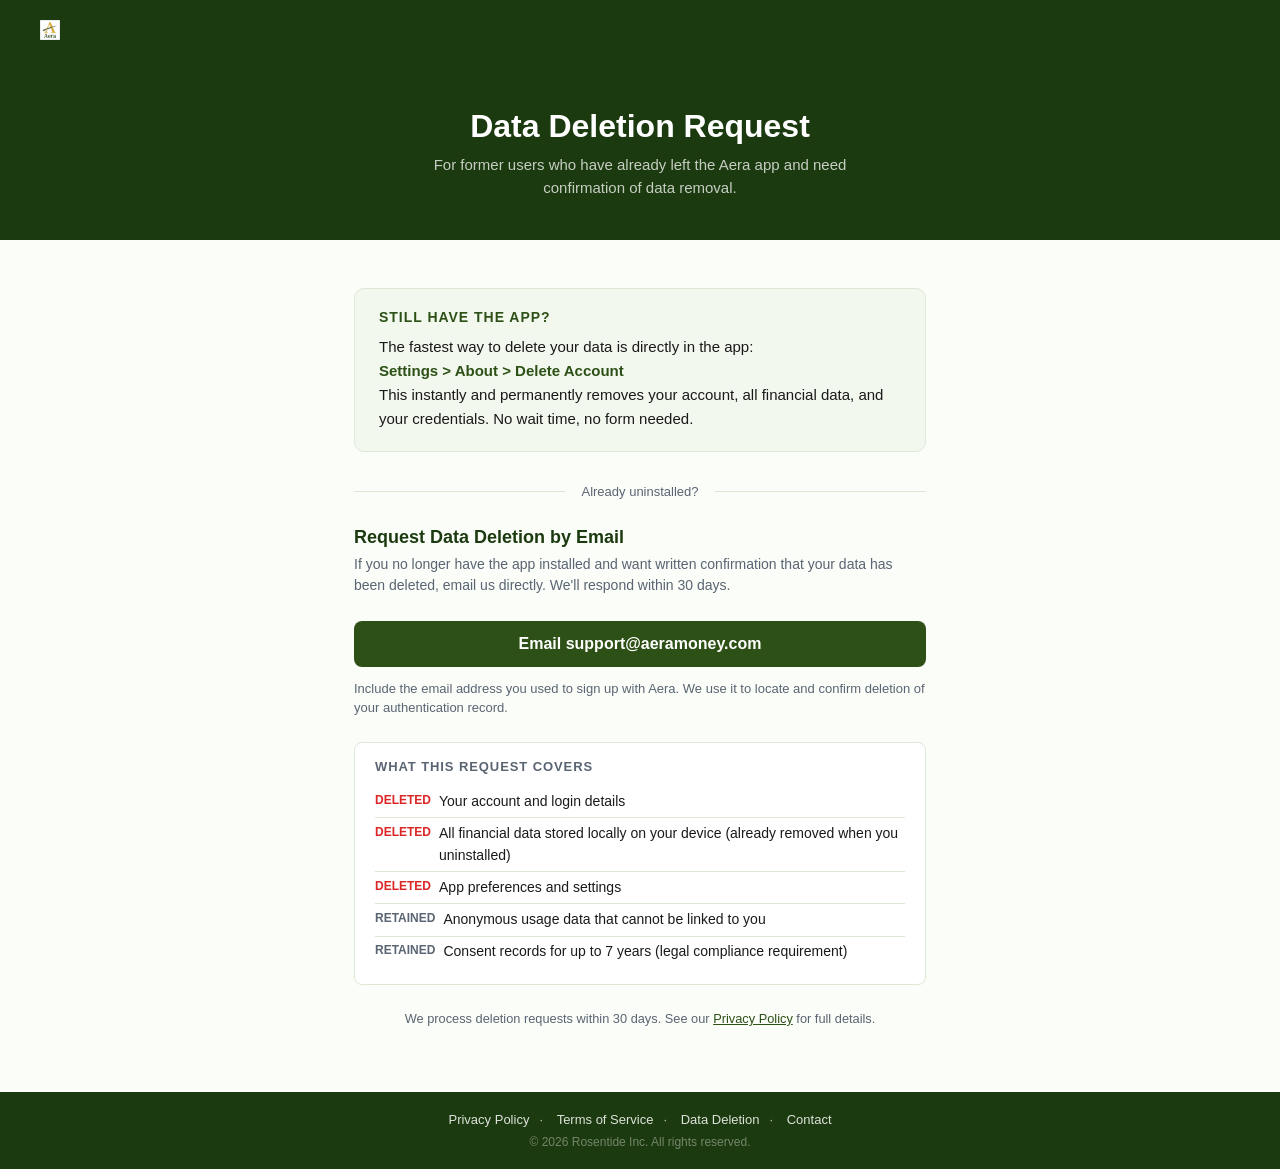
<file: delete/index.html>
<!DOCTYPE html>
<html lang="en">
<head>
  <meta charset="UTF-8" />
  <meta name="viewport" content="width=device-width, initial-scale=1.0" />
  <title>Data Deletion Request — Aera</title>
  <meta name="description" content="Request deletion of your Aera account data. For former users whose accounts have already been deleted in-app." />
  <style>
    *, *::before, *::after { box-sizing: border-box; margin: 0; padding: 0; }

    :root {
      --green-dark:  #1C3A0F;
      --green-brand: #2D5016;
      --green-tint:  #F2F8EE;
      --bg:          #FAFDF8;
      --white:       #FFFFFF;
      --text:        #1A1A1A;
      --text-muted:  #5A6472;
      --border:      #DDE8D5;
      --red-soft:    #FEF2F2;
      --red-border:  #FECACA;
    }

    body {
      font-family: -apple-system, BlinkMacSystemFont, "Segoe UI", Roboto, Helvetica, Arial, sans-serif;
      background: var(--bg);
      color: var(--text);
      min-height: 100vh;
      display: flex;
      flex-direction: column;
    }

    nav {
      background: var(--green-dark);
      padding: 0 2rem;
      height: 60px;
      display: flex;
      align-items: center;
    }
    .wordmark {
      font-size: 1.5rem;
      font-weight: 700;
      color: var(--white);
      letter-spacing: -0.02em;
      text-decoration: none;
    }

    .page-header {
      background: var(--green-dark);
      color: var(--white);
      padding: 3rem 2rem 2.5rem;
      text-align: center;
    }
    .page-header h1 { font-size: 2rem; font-weight: 700; margin-bottom: 0.5rem; }
    .page-header .sub { font-size: 0.9375rem; opacity: 0.75; max-width: 480px; margin: 0 auto; line-height: 1.55; }

    main {
      flex: 1;
      max-width: 620px;
      width: 100%;
      margin: 0 auto;
      padding: 3rem 1.5rem 4rem;
    }

    /* In-app prompt */
    .in-app-notice {
      background: var(--green-tint);
      border: 1px solid var(--border);
      border-radius: 10px;
      padding: 1.25rem 1.5rem;
      margin-bottom: 2rem;
    }
    .in-app-notice h2 {
      font-size: 0.875rem;
      font-weight: 700;
      text-transform: uppercase;
      letter-spacing: 0.07em;
      color: var(--green-brand);
      margin-bottom: 0.625rem;
    }
    .in-app-notice p { font-size: 0.9375rem; line-height: 1.6; }
    .in-app-notice strong { color: var(--green-brand); }

    /* Divider */
    .divider {
      display: flex;
      align-items: center;
      gap: 1rem;
      margin: 1.75rem 0;
      color: var(--text-muted);
      font-size: 0.8125rem;
    }
    .divider::before, .divider::after {
      content: "";
      flex: 1;
      height: 1px;
      background: var(--border);
    }

    /* Form section */
    .form-section h2 {
      font-size: 1.125rem;
      font-weight: 700;
      color: var(--green-dark);
      margin-bottom: 0.375rem;
    }
    .form-section .form-desc {
      font-size: 0.875rem;
      color: var(--text-muted);
      margin-bottom: 1.5rem;
      line-height: 1.55;
    }

    label {
      display: block;
      font-size: 0.875rem;
      font-weight: 600;
      color: var(--text);
      margin-bottom: 0.375rem;
    }
    label .req { color: #DC2626; margin-left: 2px; }

    input[type="email"] {
      width: 100%;
      padding: 0.75rem 1rem;
      border: 1.5px solid var(--border);
      border-radius: 8px;
      font-size: 1rem;
      font-family: inherit;
      color: var(--text);
      background: var(--white);
      outline: none;
      transition: border-color 0.15s;
    }
    input[type="email"]:focus { border-color: var(--green-brand); }
    input[type="email"]::placeholder { color: var(--text-muted); }

    .field { margin-bottom: 1.25rem; }
    .field-hint {
      font-size: 0.8125rem;
      color: var(--text-muted);
      margin-top: 0.375rem;
    }

    /* What gets deleted */
    .deletion-details {
      background: var(--white);
      border: 1px solid var(--border);
      border-radius: 8px;
      padding: 1rem 1.25rem;
      margin-bottom: 1.5rem;
    }
    .deletion-details h3 {
      font-size: 0.8125rem;
      font-weight: 700;
      text-transform: uppercase;
      letter-spacing: 0.07em;
      color: var(--text-muted);
      margin-bottom: 0.75rem;
    }
    .deletion-details ul { list-style: none; }
    .deletion-details li {
      font-size: 0.875rem;
      line-height: 1.55;
      padding: 0.3rem 0;
      display: flex;
      gap: 0.5rem;
      border-bottom: 1px solid var(--border);
    }
    .deletion-details li:last-child { border-bottom: none; }
    .deletion-details li .icon { flex-shrink: 0; }
    .del { color: #DC2626; font-weight: 600; font-size: 0.75rem; }
    .ret { color: var(--text-muted); font-weight: 600; font-size: 0.75rem; }

    .email-cta {
      display: block;
      width: 100%;
      padding: 0.875rem;
      background: var(--green-brand);
      color: var(--white);
      border: none;
      border-radius: 8px;
      font-size: 1rem;
      font-weight: 600;
      font-family: inherit;
      text-align: center;
      text-decoration: none;
      transition: background 0.15s;
      margin-bottom: 0.75rem;
    }
    .email-cta:hover { background: var(--green-dark); text-decoration: none; }

    .email-hint {
      font-size: 0.8125rem;
      color: var(--text-muted);
      margin-bottom: 1.5rem;
      line-height: 1.5;
    }

    .legal-note {
      font-size: 0.8rem;
      color: var(--text-muted);
      text-align: center;
      margin-top: 1rem;
      line-height: 1.5;
    }
    a { color: var(--green-brand); }
    a:hover { text-decoration: underline; }

    footer {
      background: var(--green-dark);
      color: rgba(255,255,255,0.7);
      padding: 1.25rem 2rem;
      text-align: center;
      font-size: 0.8125rem;
    }
    footer a { color: rgba(255,255,255,0.85); text-decoration: none; margin: 0 0.625rem; }
    footer a:hover { text-decoration: underline; }
    .footer-links { margin-bottom: 0.5rem; }
    .footer-copy { opacity: 0.55; font-size: 0.75rem; }
  </style>
</head>
<body>

  <nav><a class="wordmark" href="/"><img src="/assets/logo/aera-logo-fg.webp" alt="Aera" style="height:36px;width:auto;border-radius:7px;display:block;" /></a></nav>

  <div class="page-header">
    <h1>Data Deletion Request</h1>
    <p class="sub">For former users who have already left the Aera app and need confirmation of data removal.</p>
  </div>

  <main>

    <!-- In-app first -->
    <div class="in-app-notice">
      <h2>Still have the app?</h2>
      <p>The fastest way to delete your data is directly in the app:<br>
        <strong>Settings &gt; About &gt; Delete Account</strong><br>
        This instantly and permanently removes your account, all financial data, and your credentials. No wait time, no form needed.
      </p>
    </div>

    <div class="divider">Already uninstalled?</div>

    <!-- Email contact section -->
    <div class="form-section">
      <h2>Request Data Deletion by Email</h2>
      <p class="form-desc">
        If you no longer have the app installed and want written confirmation that your data has been deleted, email us directly. We'll respond within 30 days.
      </p>

      <a href="mailto:support@aeramoney.com?subject=Data%20Deletion%20Request&body=Please%20delete%20my%20Aera%20account%20and%20associated%20data.%20My%20account%20email%20address%20is%3A%20" class="email-cta">
        Email support@aeramoney.com
      </a>

      <p class="email-hint">Include the email address you used to sign up with Aera. We use it to locate and confirm deletion of your authentication record.</p>

      <!-- What gets deleted -->
      <div class="deletion-details">
        <h3>What this request covers</h3>
        <ul>
          <li><span class="del">DELETED</span> Your account and login details</li>
          <li><span class="del">DELETED</span> All financial data stored locally on your device (already removed when you uninstalled)</li>
          <li><span class="del">DELETED</span> App preferences and settings</li>
          <li><span class="ret">RETAINED</span> Anonymous usage data that cannot be linked to you</li>
          <li><span class="ret">RETAINED</span> Consent records for up to 7 years (legal compliance requirement)</li>
        </ul>
      </div>

      <p class="legal-note">
        We process deletion requests within 30 days. See our <a href="/privacy/">Privacy Policy</a> for full details.
      </p>
    </div>

  </main>

  <footer>
    <div class="footer-links">
      <a href="/privacy/">Privacy Policy</a>·
      <a href="/terms/">Terms of Service</a>·
      <a href="/delete/">Data Deletion</a>·
      <a href="mailto:support@aeramoney.com">Contact</a>
    </div>
    <div class="footer-copy">&copy; 2026 Rosentide Inc. All rights reserved.</div>
  </footer>

</body>
</html>
</file>
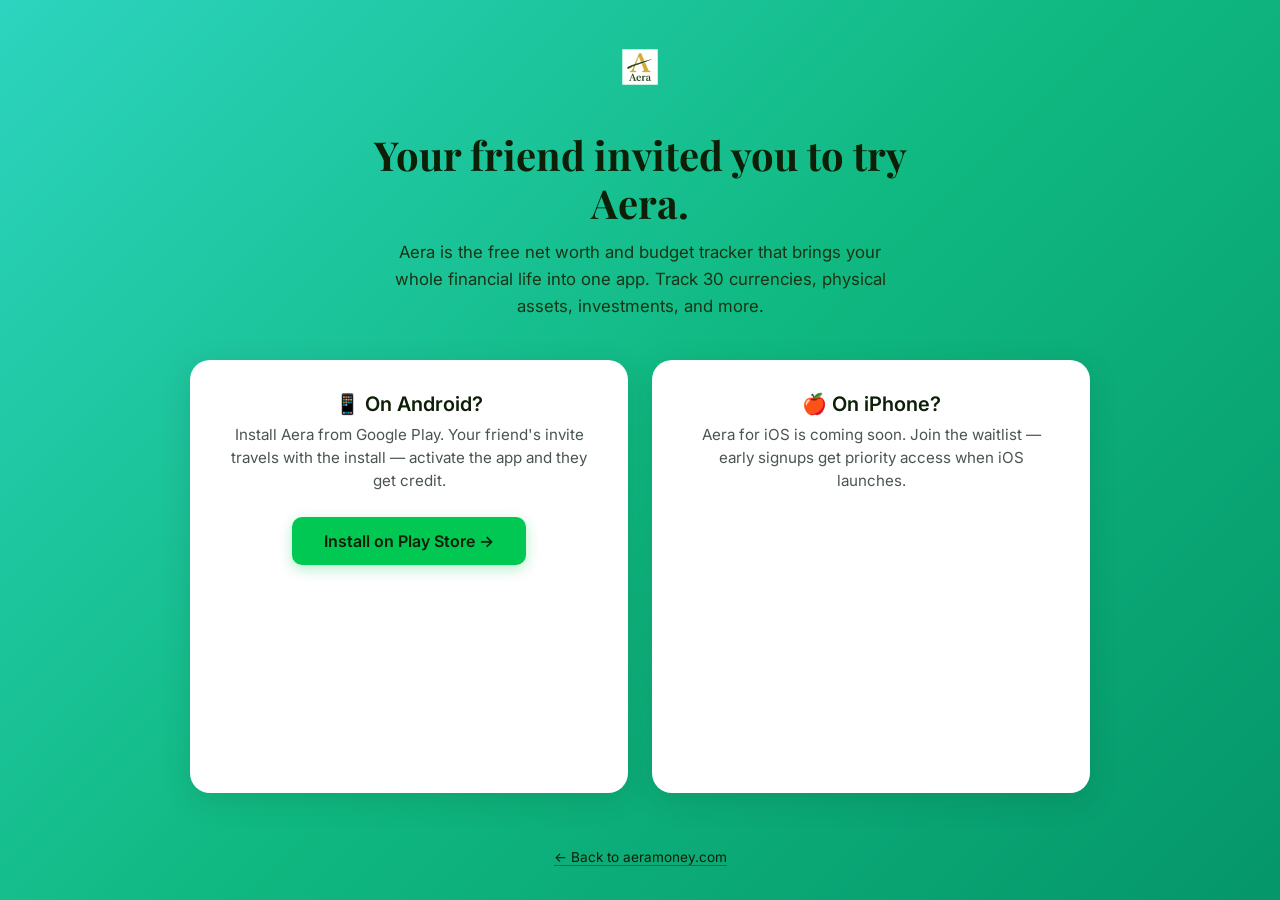
<file: join/index.html>
<!DOCTYPE html>
<html lang="en">
<head>
  <meta charset="UTF-8" />
  <meta name="viewport" content="width=device-width, initial-scale=1" />
  <title>You've been invited to Aera</title>
  <meta name="description" content="Your friend invited you to try Aera — the free net worth and budget tracker for Android, coming soon to iOS." />
  <link rel="canonical" href="https://aeramoney.com/join/" />
  <meta name="robots" content="noindex, nofollow" />
  <meta name="theme-color" content="#10B981" />

  <!-- Open Graph / Social Sharing -->
  <meta property="og:type" content="website" />
  <meta property="og:url" content="https://aeramoney.com/join/" />
  <meta property="og:title" content="You've been invited to Aera" />
  <meta property="og:description" content="Your friend invited you to try Aera — the free net worth and budget tracker for Android, coming soon to iOS." />
  <meta property="og:image" content="https://aeramoney.com/assets/og/referral-preview.png" />
  <meta property="og:image:width" content="1200" />
  <meta property="og:image:height" content="630" />
  <meta property="og:site_name" content="Aera" />

  <!-- Twitter / X Card -->
  <meta name="twitter:card" content="summary_large_image" />
  <meta name="twitter:title" content="You've been invited to Aera" />
  <meta name="twitter:description" content="Your friend invited you to try Aera — the free net worth and budget tracker for Android, coming soon to iOS." />
  <meta name="twitter:image" content="https://aeramoney.com/assets/og/referral-preview.png" />
  <link rel="icon" href="/assets/logo/aera-logo-fg.webp" type="image/webp" />

  <!-- Google Fonts -->
  <link rel="preconnect" href="https://fonts.googleapis.com" />
  <link rel="preconnect" href="https://fonts.gstatic.com" crossorigin />
  <link href="https://fonts.googleapis.com/css2?family=Playfair+Display:wght@700&family=Inter:wght@400;500;600&display=swap" rel="stylesheet" />

  <!-- PostHog Analytics -->
  <script>
    !function(t,e){var o,n,p,r;e.__SV||(window.posthog && window.posthog.__loaded)||(window.posthog=e,e._i=[],e.init=function(i,s,a){function g(t,e){var o=e.split(".");2==o.length&&(t=t[o[0]],e=o[1]),t[e]=function(){t.push([e].concat(Array.prototype.slice.call(arguments,0)))}}(p=t.createElement("script")).type="text/javascript",p.crossOrigin="anonymous",p.async=!0,p.src=s.api_host.replace(".i.posthog.com","-assets.i.posthog.com")+"/static/array.js",(r=t.getElementsByTagName("script")[0]).parentNode.insertBefore(p,r);var u=e;for(void 0!==a?u=e[a]=[]:a="posthog",u.people=u.people||[],u.toString=function(t){var e="posthog";return"posthog"!==a&&(e+="."+a),t||(e+=" (stub)"),e},u.people.toString=function(){return u.toString(1)+".people (stub)"},o="Ir init Br Zr Ci jr $r Lr capture calculateEventProperties Yr register register_once register_for_session unregister unregister_for_session Jr getFeatureFlag getFeatureFlagPayload getFeatureFlagResult isFeatureEnabled reloadFeatureFlags updateFlags updateEarlyAccessFeatureEnrollment getEarlyAccessFeatures on onFeatureFlags onSurveysLoaded onSessionId getSurveys getActiveMatchingSurveys renderSurvey displaySurvey cancelPendingSurvey canRenderSurvey canRenderSurveyAsync Kr identify setPersonProperties group resetGroups setPersonPropertiesForFlags resetPersonPropertiesForFlags setGroupPropertiesForFlags resetGroupPropertiesForFlags reset setIdentity clearIdentity get_distinct_id getGroups get_session_id get_session_replay_url alias set_config startSessionRecording stopSessionRecording sessionRecordingStarted captureException captureLog startExceptionAutocapture stopExceptionAutocapture loadToolbar get_property getSessionProperty Wr zr createPersonProfile setInternalOrTestUser Xr Or en opt_in_capturing opt_out_capturing has_opted_in_capturing has_opted_out_capturing get_explicit_consent_status is_capturing clear_opt_in_out_capturing Vr debug ki Gr getPageViewId captureTraceFeedback captureTraceMetric Nr".split(" "),n=0;n<o.length;n++)g(u,o[n]);e._i.push([i,s,a])},e.__SV=1)}(document,window.posthog||[]);
    posthog.init('phc_spEY6iob2dCgb6zcDRfm3AjCEf37Je2FFdAJ3RDKhjKt', {api_host: 'https://us.i.posthog.com', defaults: '2026-01-30', person_profiles: 'identified_only', respect_dnt: true})
  </script>

  <style>
    * { box-sizing: border-box; margin: 0; padding: 0; }

    body {
      font-family: 'Inter', sans-serif;
      background: linear-gradient(135deg, #2DD4BF 0%, #10B981 50%, #059669 100%);
      color: #0D1F07;
      min-height: 100vh;
      display: flex;
      flex-direction: column;
      align-items: center;
      justify-content: center;
      padding: 2rem 1.5rem;
      text-align: center;
    }

    .join-logo {
      width: 64px;
      height: 64px;
      margin-bottom: 2rem;
    }

    .join-h1 {
      font-family: 'Playfair Display', serif;
      font-size: clamp(1.75rem, 5vw, 2.5rem);
      font-weight: 700;
      line-height: 1.2;
      margin-bottom: 0.75rem;
      max-width: 600px;
      color: #0D1F07;
    }

    .join-h1 .friend-name {
      color: #0D1F07;
    }

    .join-subtext {
      font-size: 1.05rem;
      color: #1A3314;
      max-width: 500px;
      margin-bottom: 2.5rem;
      line-height: 1.6;
    }

    .join-card {
      background: #FFFFFF;
      border-radius: 20px;
      padding: 2rem;
      max-width: 500px;
      width: 100%;
      margin-bottom: 1rem;
      box-shadow: 0 8px 32px rgba(13, 31, 7, 0.12);
    }

    .join-card h3 {
      font-size: 1.25rem;
      font-weight: 600;
      margin-bottom: 0.5rem;
      color: #0D1F07;
    }

    .join-card p {
      color: #4A5552;
      font-size: 0.95rem;
      margin-bottom: 1.5rem;
      line-height: 1.5;
    }

    .btn-join-primary {
      display: inline-block;
      background: #00C853;
      color: #0D1F07;
      font-weight: 600;
      font-size: 1rem;
      padding: 0.875rem 2rem;
      border-radius: 10px;
      text-decoration: none;
      transition: transform 0.15s ease, box-shadow 0.15s ease;
      box-shadow: 0 4px 14px rgba(0, 200, 83, 0.3);
    }

    .btn-join-primary:hover {
      transform: translateY(-2px);
      box-shadow: 0 6px 20px rgba(0, 200, 83, 0.45);
    }

    /* Desktop: show both cards side by side */
    @media (min-width: 820px) {
      .platform-container {
        display: flex;
        gap: 1.5rem;
        max-width: 900px;
        width: 100%;
      }

      .platform-container .join-card {
        flex: 1;
      }
    }

    .join-footer {
      margin-top: 2.5rem;
      font-size: 0.85rem;
      color: #1A3314;
    }

    .join-footer a {
      color: #0D1F07;
      text-decoration: none;
      border-bottom: 1px solid rgba(13, 31, 7, 0.4);
    }

    .hidden { display: none !important; }
  </style>
</head>
<body>

  <img src="/assets/logo/aera-logo-fg.webp" alt="Aera" class="join-logo" />

  <h1 class="join-h1">
    <span class="friend-name">Your friend</span> invited you to try Aera.
  </h1>

  <p class="join-subtext">
    Aera is the free net worth and budget tracker that brings your whole financial life into one app. Track 30 currencies, physical assets, investments, and more.
  </p>

  <div class="platform-container">

    <!-- ANDROID CARD -->
    <div class="join-card" id="android-card">
      <h3>📱 On Android?</h3>
      <p>Install Aera from Google Play. Your friend's invite travels with the install — activate the app and they get credit.</p>
      <a id="android-btn" href="#" class="btn-join-primary">Install on Play Store →</a>
    </div>

    <!-- iOS CARD -->
    <div class="join-card" id="ios-card">
      <h3>🍎 On iPhone?</h3>
      <p>Aera for iOS is coming soon. Join the waitlist — early signups get priority access when iOS launches.</p>
      <iframe
        id="ios-form"
        data-tally-src="https://tally.so/embed/ja9JNx?alignLeft=1&hideTitle=1&transparentBackground=1&dynamicHeight=1"
        loading="lazy"
        width="100%"
        height="240"
        frameborder="0"
        marginheight="0"
        marginwidth="0"
        title="iOS Waitlist">
      </iframe>
    </div>

  </div>

  <p class="join-footer">
    <a href="/">← Back to aeramoney.com</a>
  </p>

  <script async src="https://tally.so/widgets/embed.js"></script>

  <script>
    // Read referral code from URL
    var urlParams = new URLSearchParams(window.location.search);
    var refCode = urlParams.get('ref') || '';

    // Detect platform
    var userAgent = navigator.userAgent || navigator.vendor || window.opera;
    var isAndroid = /android/i.test(userAgent);
    var isIOS = /iPad|iPhone|iPod/.test(userAgent) && !window.MSStream;

    // Build Play Store URL — referrer param carries the ref code for Install Referrer API
    var playStoreUrl = refCode
      ? 'https://play.google.com/store/apps/details?id=com.aera.android&referrer=' + encodeURIComponent('ref_code=' + refCode)
      : 'https://play.google.com/store/apps/details?id=com.aera.android';

    // PostHog: fire visit event before any redirect so it's always captured
    if (window.posthog) {
      window.posthog.capture('referral_link_visited', {
        ref_code: refCode,
        platform: isAndroid ? 'android' : isIOS ? 'ios' : 'desktop'
      });
    }

    // Android: skip the page entirely — redirect straight to Play Store
    // ref_code travels in the referrer param; Install Referrer API reads it on first app open
    if (isAndroid) {
      if (window.posthog) {
        window.posthog.capture('referral_install_clicked', { ref_code: refCode, auto_redirect: true });
      }
      window.location.href = playStoreUrl;
    }

    // iOS / Desktop: show the appropriate card(s)
    var androidCard = document.getElementById('android-card');
    var iosCard = document.getElementById('ios-card');
    if (isIOS) {
      androidCard.classList.add('hidden');
    }
    // Desktop: both cards visible (default)

    // Wire Android button URL (desktop fallback; also acts as safety net if redirect stalls)
    var androidBtn = document.getElementById('android-btn');
    androidBtn.href = playStoreUrl;

    // Inject ref code into Tally form URL for iOS waitlist attribution
    var iosForm = document.getElementById('ios-form');
    if (refCode && iosForm) {
      var currentSrc = iosForm.getAttribute('data-tally-src');
      iosForm.setAttribute('data-tally-src', currentSrc + '&ref=' + encodeURIComponent(refCode));
    }

    // Track manual button click (desktop users; Android never reaches here)
    androidBtn.addEventListener('click', function() {
      if (window.posthog) {
        window.posthog.capture('referral_install_clicked', { ref_code: refCode, auto_redirect: false });
      }
    });
  </script>

</body>
</html>
</file>
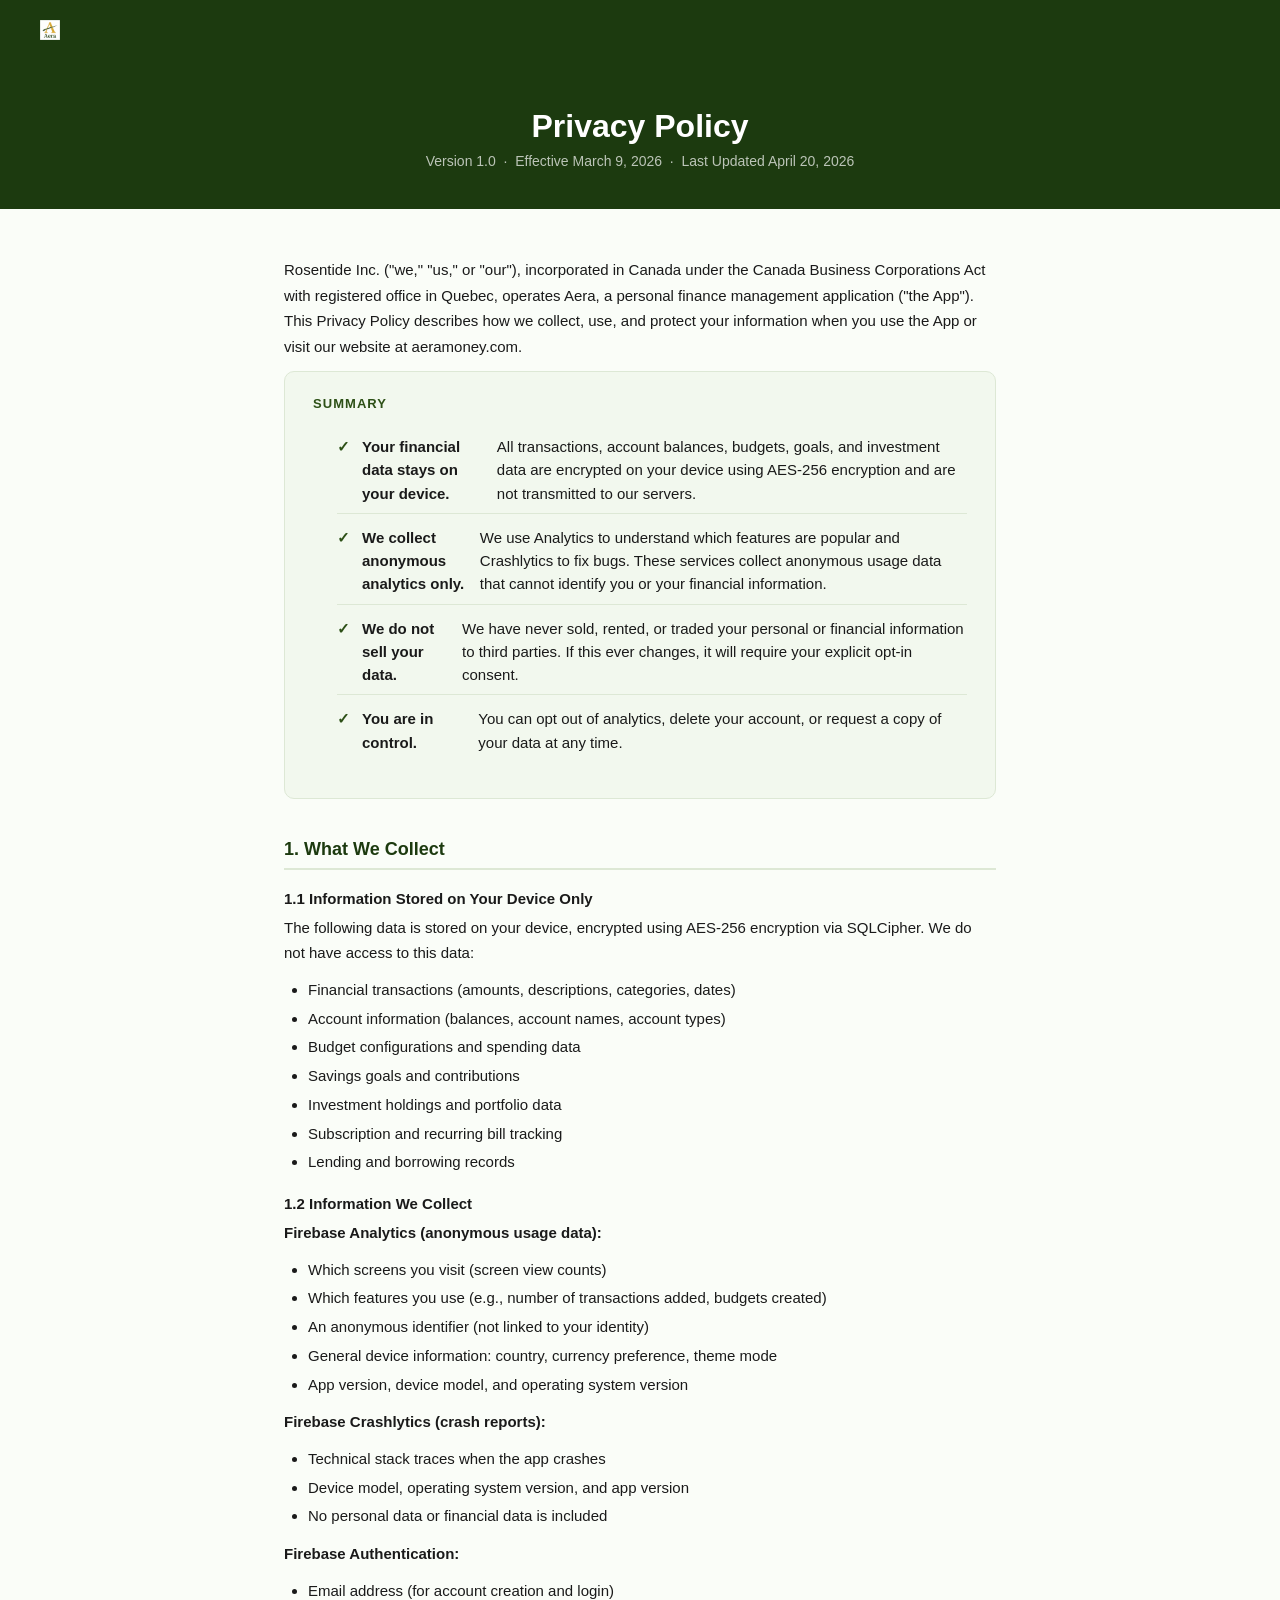
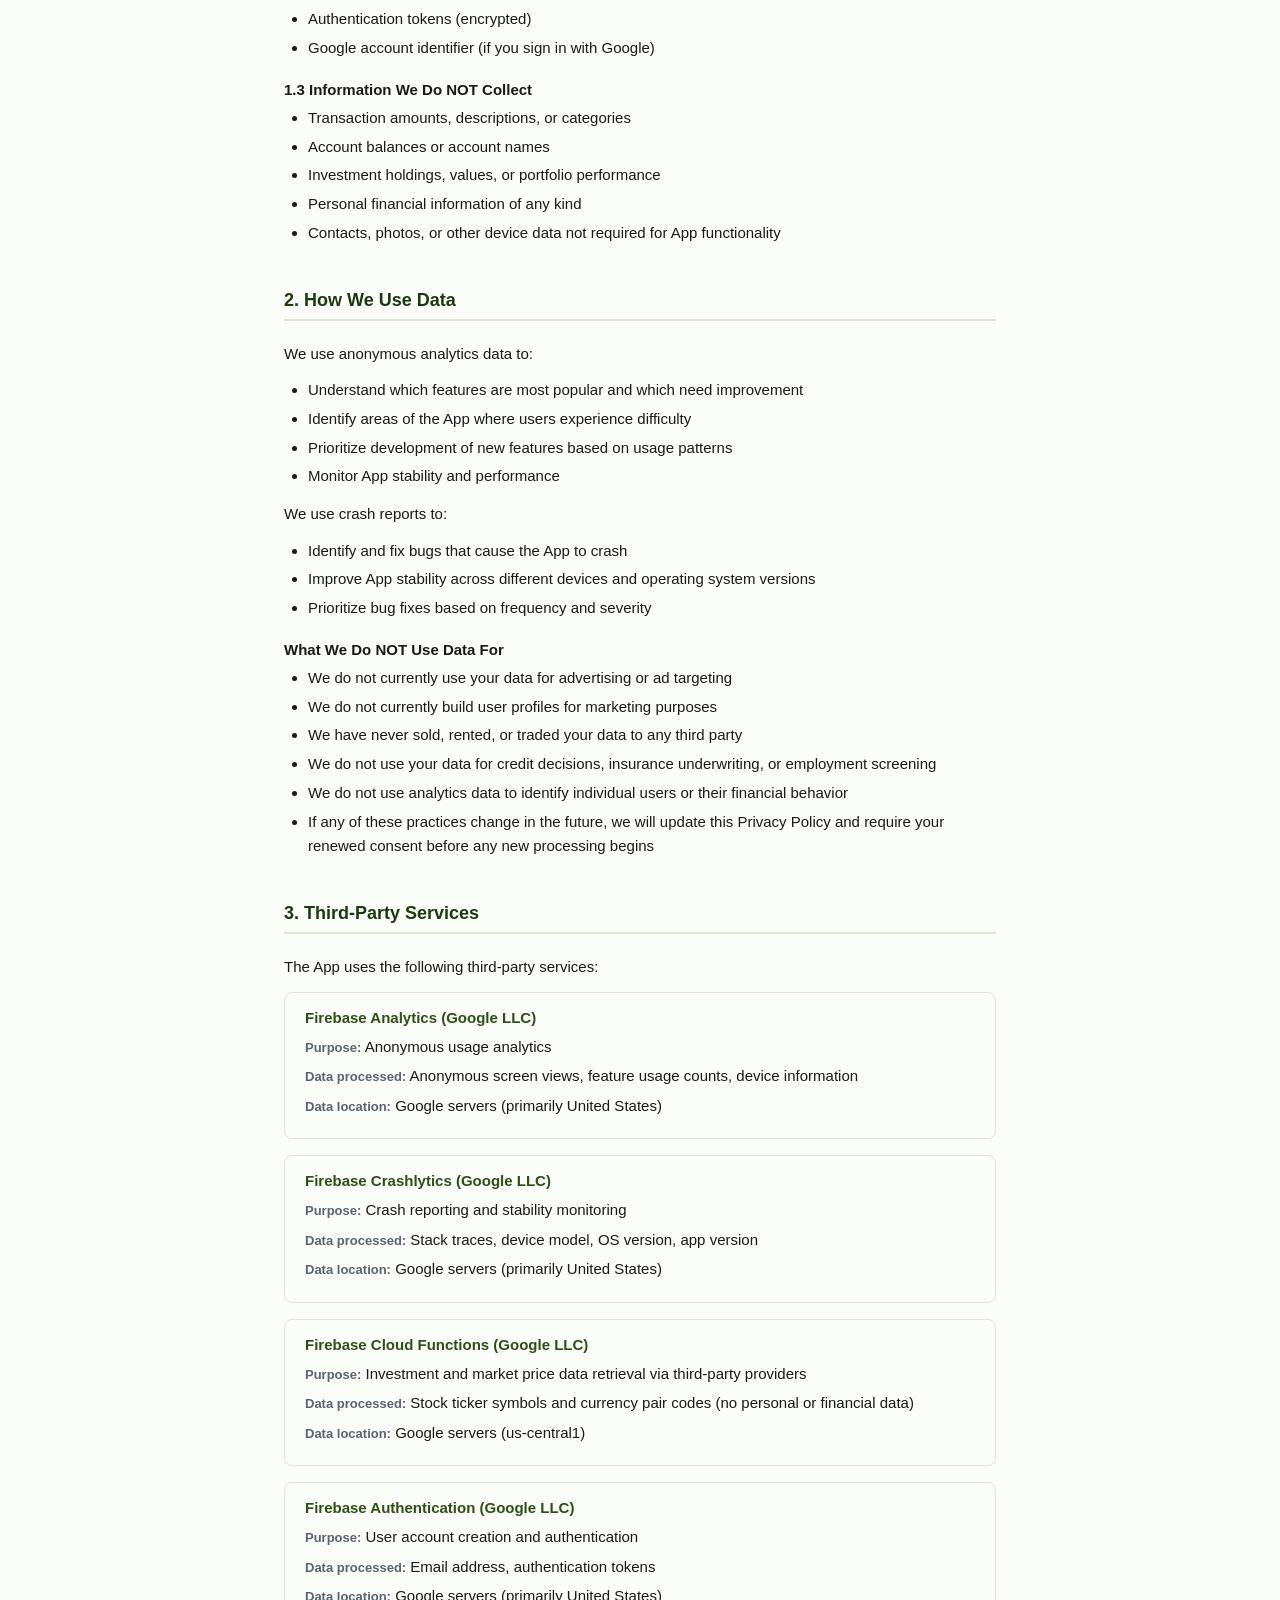
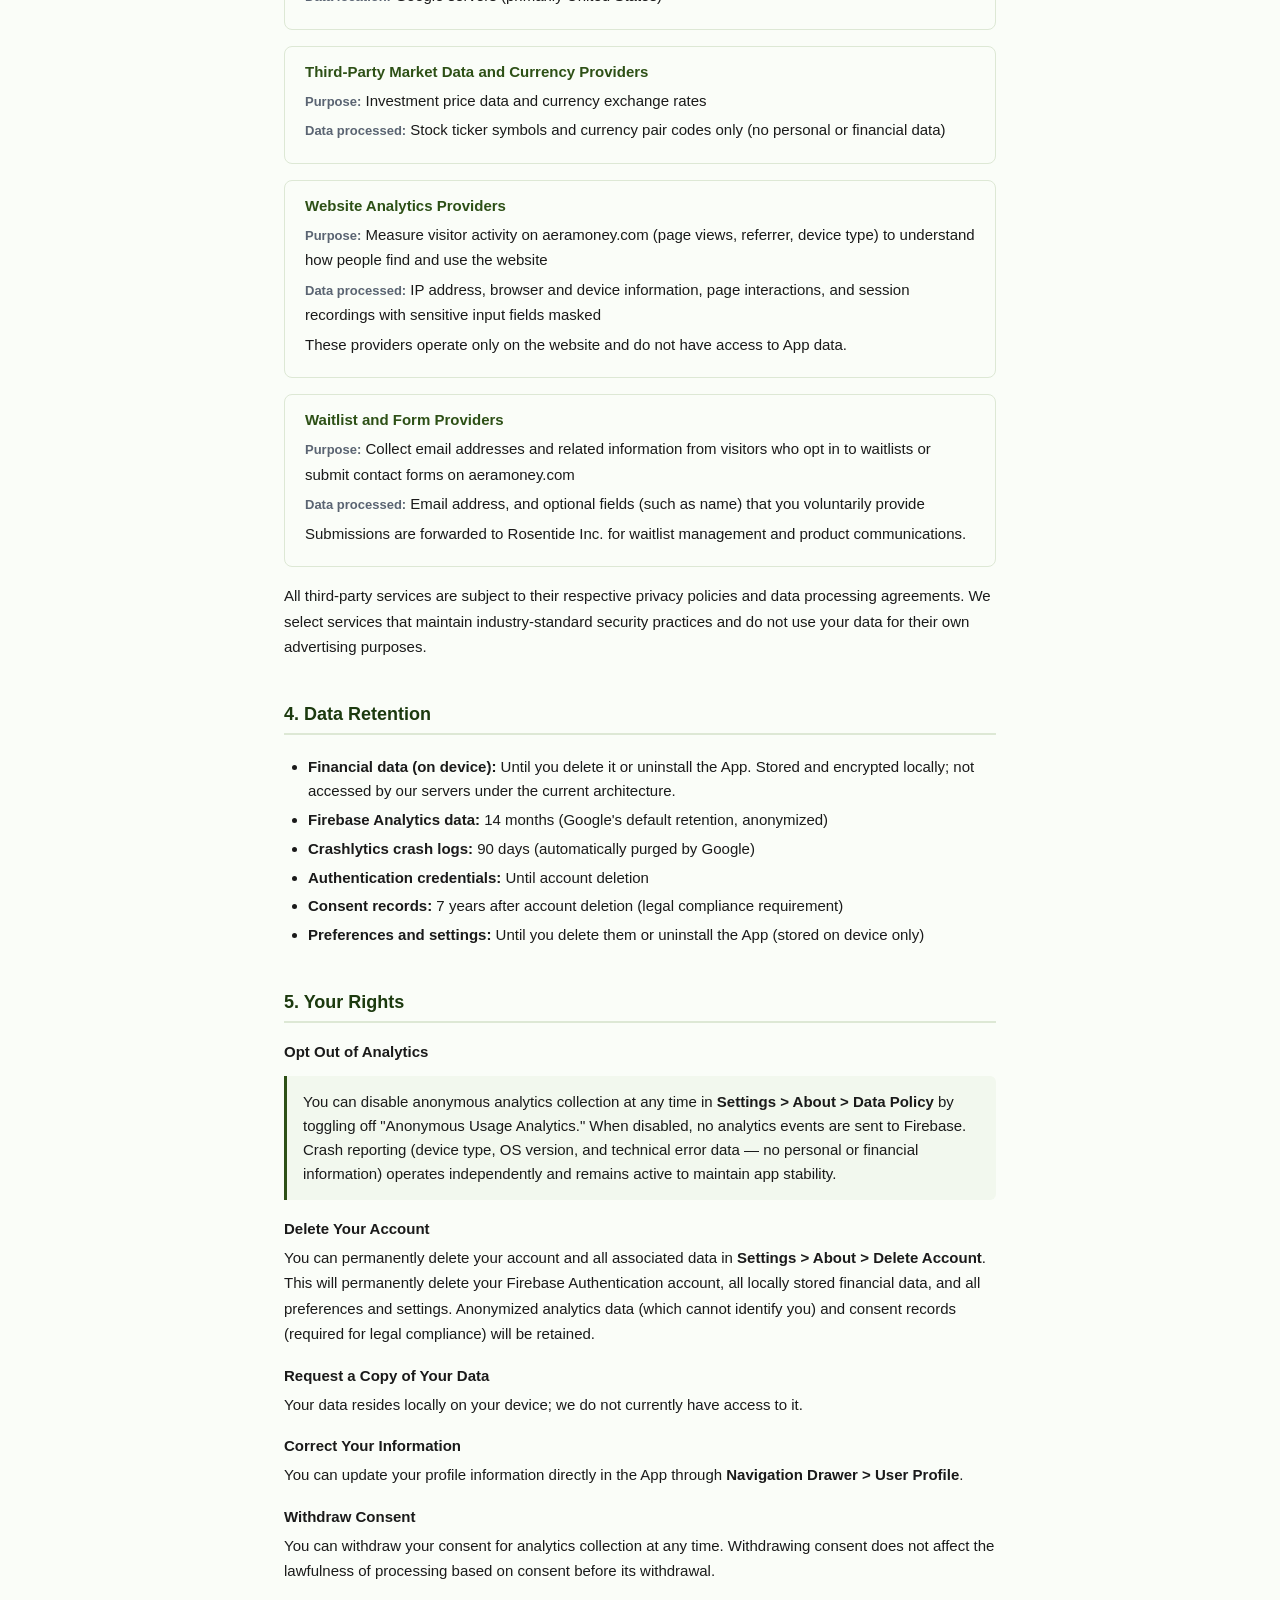
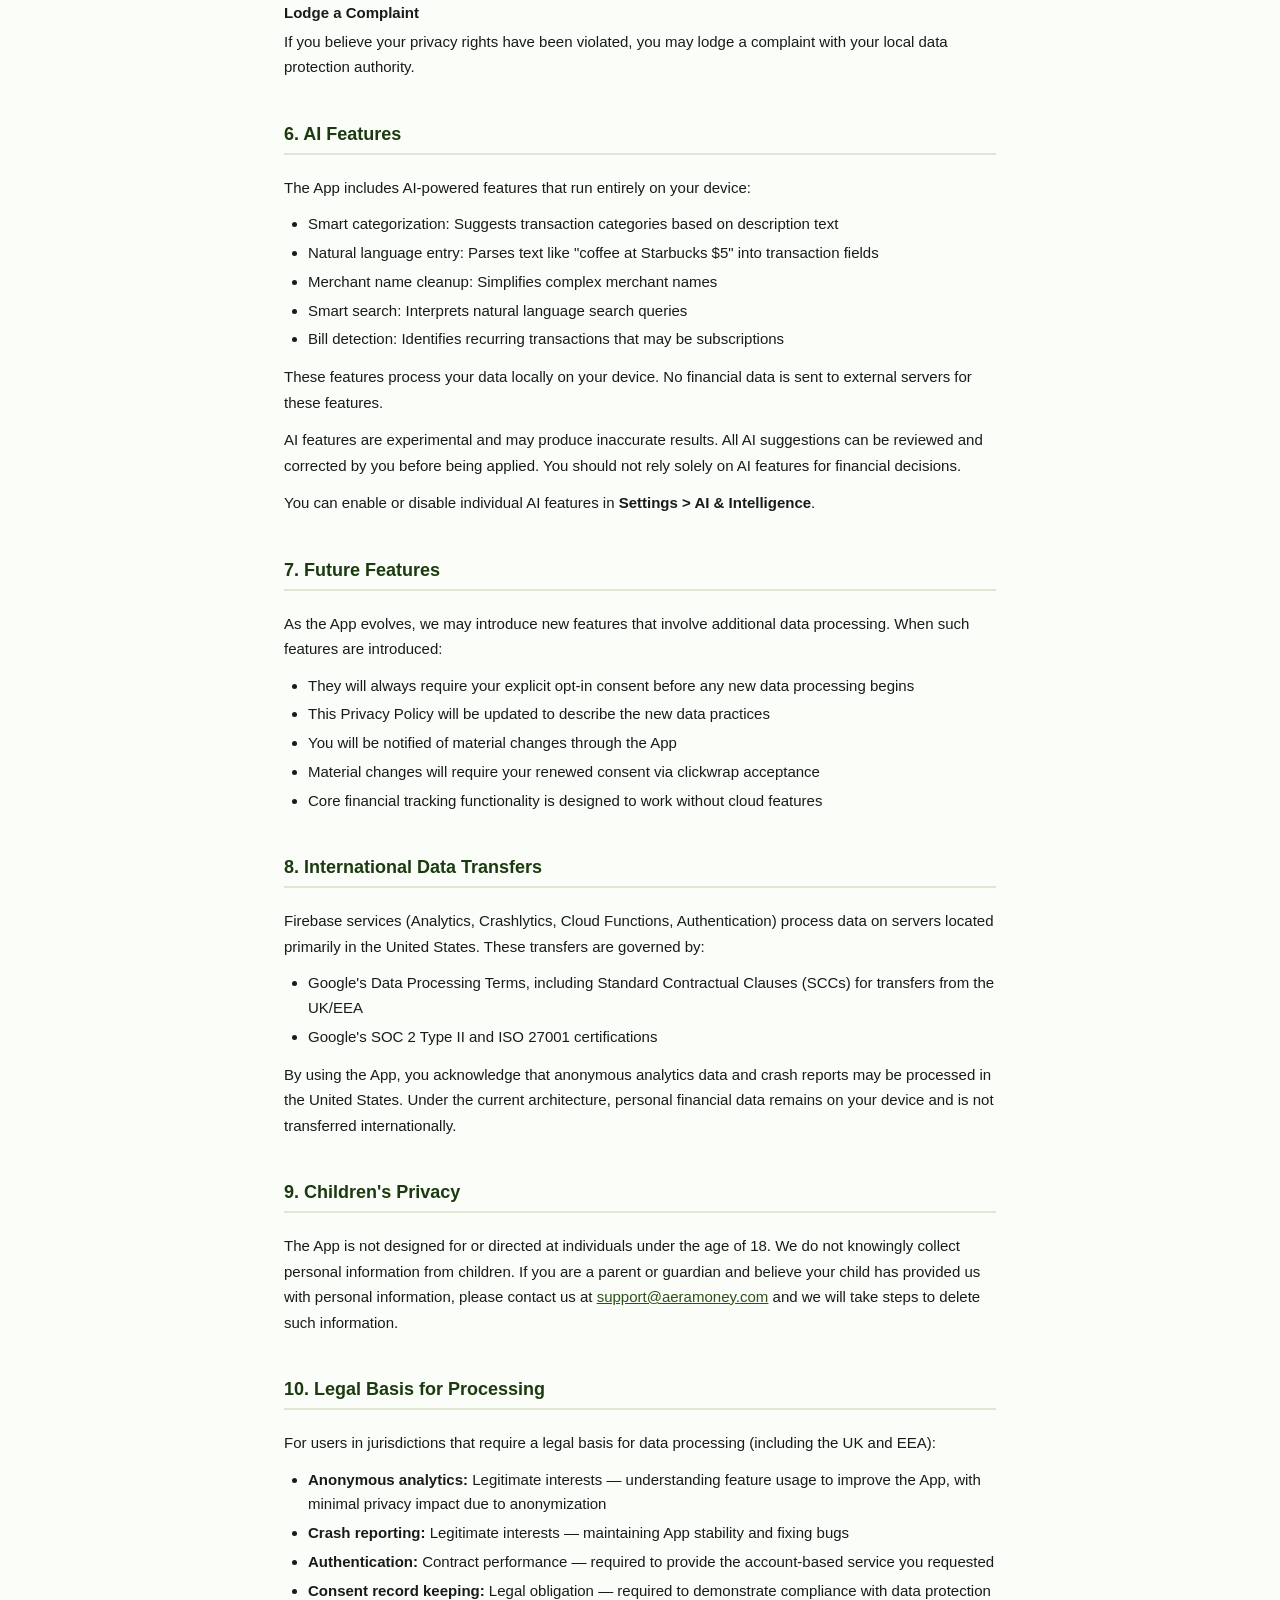
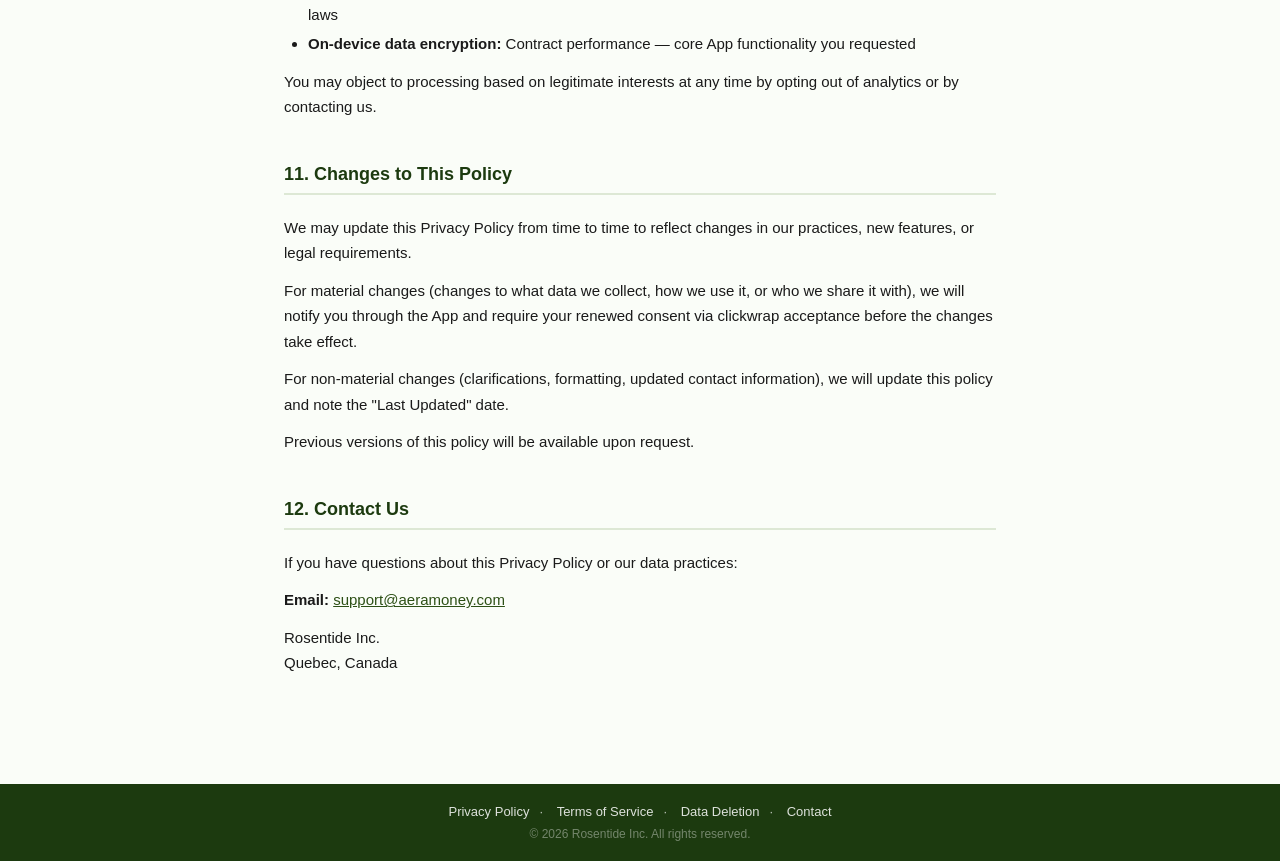
<file: privacy/index.html>
<!DOCTYPE html>
<html lang="en">
<head>
  <meta charset="UTF-8" />
  <meta name="viewport" content="width=device-width, initial-scale=1.0" />
  <title>Privacy Policy — Aera</title>
  <meta name="description" content="Aera Privacy Policy — Version 1.0, effective March 9, 2026." />
  <style>
    *, *::before, *::after { box-sizing: border-box; margin: 0; padding: 0; }

    :root {
      --green-dark:  #1C3A0F;
      --green-brand: #2D5016;
      --green-tint:  #F2F8EE;
      --bg:          #FAFDF8;
      --white:       #FFFFFF;
      --text:        #1A1A1A;
      --text-muted:  #5A6472;
      --border:      #DDE8D5;
    }

    body {
      font-family: -apple-system, BlinkMacSystemFont, "Segoe UI", Roboto, Helvetica, Arial, sans-serif;
      background: var(--bg);
      color: var(--text);
      min-height: 100vh;
      display: flex;
      flex-direction: column;
    }

    nav {
      background: var(--green-dark);
      padding: 0 2rem;
      height: 60px;
      display: flex;
      align-items: center;
    }
    .wordmark {
      font-size: 1.5rem;
      font-weight: 700;
      color: var(--white);
      letter-spacing: -0.02em;
      text-decoration: none;
    }

    .page-header {
      background: var(--green-dark);
      color: var(--white);
      padding: 3rem 2rem 2.5rem;
      text-align: center;
    }
    .page-header h1 { font-size: 2rem; font-weight: 700; margin-bottom: 0.5rem; }
    .page-header .meta { font-size: 0.875rem; opacity: 0.7; }

    main {
      flex: 1;
      max-width: 760px;
      width: 100%;
      margin: 0 auto;
      padding: 3rem 1.5rem 4rem;
    }

    /* Summary card */
    .summary-card {
      background: var(--green-tint);
      border: 1px solid var(--border);
      border-radius: 10px;
      padding: 1.5rem 1.75rem;
      margin-bottom: 2.5rem;
    }
    .summary-card h2 {
      font-size: 0.8125rem;
      font-weight: 700;
      text-transform: uppercase;
      letter-spacing: 0.08em;
      color: var(--green-brand);
      margin-bottom: 1rem;
    }
    .summary-card ul { list-style: none; }
    .summary-card li {
      display: flex;
      gap: 0.75rem;
      font-size: 0.9375rem;
      line-height: 1.55;
      padding: 0.5rem 0;
      border-bottom: 1px solid var(--border);
    }
    .summary-card li:last-child { border-bottom: none; }
    .summary-card li::before { content: "✓"; color: var(--green-brand); font-weight: 700; flex-shrink: 0; }

    /* Sections */
    section { margin-bottom: 2.75rem; }
    h2.section-title {
      font-size: 1.125rem;
      font-weight: 700;
      color: var(--green-dark);
      border-bottom: 2px solid var(--border);
      padding-bottom: 0.5rem;
      margin-bottom: 1.25rem;
    }
    h3 {
      font-size: 0.9375rem;
      font-weight: 700;
      color: var(--text);
      margin: 1.25rem 0 0.5rem;
    }
    p {
      font-size: 0.9375rem;
      line-height: 1.7;
      color: var(--text);
      margin-bottom: 0.75rem;
    }
    ul, ol {
      margin: 0.5rem 0 0.75rem 1.5rem;
    }
    li {
      font-size: 0.9375rem;
      line-height: 1.65;
      margin-bottom: 0.25rem;
      color: var(--text);
    }
    strong { font-weight: 700; }

    /* Callout */
    .callout {
      background: var(--green-tint);
      border-left: 3px solid var(--green-brand);
      border-radius: 0 6px 6px 0;
      padding: 0.875rem 1rem;
      margin: 1rem 0;
      font-size: 0.9375rem;
      line-height: 1.6;
    }

    /* Service table */
    .service-block {
      border: 1px solid var(--border);
      border-radius: 8px;
      padding: 1rem 1.25rem;
      margin-bottom: 1rem;
    }
    .service-block h3 { margin-top: 0; color: var(--green-brand); }
    .service-block p { margin-bottom: 0.25rem; }
    .service-block .label { font-size: 0.8125rem; color: var(--text-muted); font-weight: 600; }

    a { color: var(--green-brand); }
    a:hover { text-decoration: underline; }

    footer {
      background: var(--green-dark);
      color: rgba(255,255,255,0.7);
      padding: 1.25rem 2rem;
      text-align: center;
      font-size: 0.8125rem;
    }
    footer a { color: rgba(255,255,255,0.85); text-decoration: none; margin: 0 0.625rem; }
    footer a:hover { text-decoration: underline; }
    .footer-links { margin-bottom: 0.5rem; }
    .footer-copy { opacity: 0.55; font-size: 0.75rem; }
  </style>
</head>
<body>

  <nav><a class="wordmark" href="/"><img src="/assets/logo/aera-logo-fg.webp" alt="Aera" style="height:36px;width:auto;border-radius:7px;display:block;" /></a></nav>

  <div class="page-header">
    <h1>Privacy Policy</h1>
    <div class="meta">Version 1.0 &nbsp;·&nbsp; Effective March 9, 2026 &nbsp;·&nbsp; Last Updated April 20, 2026</div>
  </div>

  <main>

    <p>Rosentide Inc. ("we," "us," or "our"), incorporated in Canada under the Canada Business Corporations Act with registered office in Quebec, operates Aera, a personal finance management application ("the App"). This Privacy Policy describes how we collect, use, and protect your information when you use the App or visit our website at aeramoney.com.</p>

    <!-- Summary -->
    <div class="summary-card">
      <h2>Summary</h2>
      <ul>
        <li><strong>Your financial data stays on your device.</strong> All transactions, account balances, budgets, goals, and investment data are encrypted on your device using AES-256 encryption and are not transmitted to our servers.</li>
        <li><strong>We collect anonymous analytics only.</strong> We use Analytics to understand which features are popular and Crashlytics to fix bugs. These services collect anonymous usage data that cannot identify you or your financial information.</li>
        <li><strong>We do not sell your data.</strong> We have never sold, rented, or traded your personal or financial information to third parties. If this ever changes, it will require your explicit opt-in consent.</li>
        <li><strong>You are in control.</strong> You can opt out of analytics, delete your account, or request a copy of your data at any time.</li>
      </ul>
    </div>

    <!-- 2. What We Collect -->
    <section>
      <h2 class="section-title">1. What We Collect</h2>

      <h3>1.1 Information Stored on Your Device Only</h3>
      <p>The following data is stored on your device, encrypted using AES-256 encryption via SQLCipher. We do not have access to this data:</p>
      <ul>
        <li>Financial transactions (amounts, descriptions, categories, dates)</li>
        <li>Account information (balances, account names, account types)</li>
        <li>Budget configurations and spending data</li>
        <li>Savings goals and contributions</li>
        <li>Investment holdings and portfolio data</li>
        <li>Subscription and recurring bill tracking</li>
        <li>Lending and borrowing records</li>
      </ul>

      <h3>1.2 Information We Collect</h3>

      <p><strong>Firebase Analytics (anonymous usage data):</strong></p>
      <ul>
        <li>Which screens you visit (screen view counts)</li>
        <li>Which features you use (e.g., number of transactions added, budgets created)</li>
        <li>An anonymous identifier (not linked to your identity)</li>
        <li>General device information: country, currency preference, theme mode</li>
        <li>App version, device model, and operating system version</li>
      </ul>

      <p><strong>Firebase Crashlytics (crash reports):</strong></p>
      <ul>
        <li>Technical stack traces when the app crashes</li>
        <li>Device model, operating system version, and app version</li>
        <li>No personal data or financial data is included</li>
      </ul>

      <p><strong>Firebase Authentication:</strong></p>
      <ul>
        <li>Email address (for account creation and login)</li>
        <li>Authentication tokens (encrypted)</li>
        <li>Google account identifier (if you sign in with Google)</li>
      </ul>

      <h3>1.3 Information We Do NOT Collect</h3>
      <ul>
        <li>Transaction amounts, descriptions, or categories</li>
        <li>Account balances or account names</li>
        <li>Investment holdings, values, or portfolio performance</li>
        <li>Personal financial information of any kind</li>
        <li>Contacts, photos, or other device data not required for App functionality</li>
      </ul>
    </section>

    <!-- 3. How We Use Data -->
    <section>
      <h2 class="section-title">2. How We Use Data</h2>
      <p>We use anonymous analytics data to:</p>
      <ul>
        <li>Understand which features are most popular and which need improvement</li>
        <li>Identify areas of the App where users experience difficulty</li>
        <li>Prioritize development of new features based on usage patterns</li>
        <li>Monitor App stability and performance</li>
      </ul>
      <p>We use crash reports to:</p>
      <ul>
        <li>Identify and fix bugs that cause the App to crash</li>
        <li>Improve App stability across different devices and operating system versions</li>
        <li>Prioritize bug fixes based on frequency and severity</li>
      </ul>
      <h3>What We Do NOT Use Data For</h3>
      <ul>
        <li>We do not currently use your data for advertising or ad targeting</li>
        <li>We do not currently build user profiles for marketing purposes</li>
        <li>We have never sold, rented, or traded your data to any third party</li>
        <li>We do not use your data for credit decisions, insurance underwriting, or employment screening</li>
        <li>We do not use analytics data to identify individual users or their financial behavior</li>
        <li>If any of these practices change in the future, we will update this Privacy Policy and require your renewed consent before any new processing begins</li>
      </ul>
    </section>

    <!-- 4. Third-Party Services -->
    <section>
      <h2 class="section-title">3. Third-Party Services</h2>
      <p>The App uses the following third-party services:</p>

      <div class="service-block">
        <h3>Firebase Analytics (Google LLC)</h3>
        <p><span class="label">Purpose:</span> Anonymous usage analytics</p>
        <p><span class="label">Data processed:</span> Anonymous screen views, feature usage counts, device information</p>
        <p><span class="label">Data location:</span> Google servers (primarily United States)</p>
      </div>
      <div class="service-block">
        <h3>Firebase Crashlytics (Google LLC)</h3>
        <p><span class="label">Purpose:</span> Crash reporting and stability monitoring</p>
        <p><span class="label">Data processed:</span> Stack traces, device model, OS version, app version</p>
        <p><span class="label">Data location:</span> Google servers (primarily United States)</p>
      </div>
      <div class="service-block">
        <h3>Firebase Cloud Functions (Google LLC)</h3>
        <p><span class="label">Purpose:</span> Investment and market price data retrieval via third-party providers</p>
        <p><span class="label">Data processed:</span> Stock ticker symbols and currency pair codes (no personal or financial data)</p>
        <p><span class="label">Data location:</span> Google servers (us-central1)</p>
      </div>
      <div class="service-block">
        <h3>Firebase Authentication (Google LLC)</h3>
        <p><span class="label">Purpose:</span> User account creation and authentication</p>
        <p><span class="label">Data processed:</span> Email address, authentication tokens</p>
        <p><span class="label">Data location:</span> Google servers (primarily United States)</p>
      </div>
      <div class="service-block">
        <h3>Third-Party Market Data and Currency Providers</h3>
        <p><span class="label">Purpose:</span> Investment price data and currency exchange rates</p>
        <p><span class="label">Data processed:</span> Stock ticker symbols and currency pair codes only (no personal or financial data)</p>
      </div>
      <div class="service-block">
        <h3>Website Analytics Providers</h3>
        <p><span class="label">Purpose:</span> Measure visitor activity on aeramoney.com (page views, referrer, device type) to understand how people find and use the website</p>
        <p><span class="label">Data processed:</span> IP address, browser and device information, page interactions, and session recordings with sensitive input fields masked</p>
        <p>These providers operate only on the website and do not have access to App data.</p>
      </div>
      <div class="service-block">
        <h3>Waitlist and Form Providers</h3>
        <p><span class="label">Purpose:</span> Collect email addresses and related information from visitors who opt in to waitlists or submit contact forms on aeramoney.com</p>
        <p><span class="label">Data processed:</span> Email address, and optional fields (such as name) that you voluntarily provide</p>
        <p>Submissions are forwarded to Rosentide Inc. for waitlist management and product communications.</p>
      </div>
      <p>All third-party services are subject to their respective privacy policies and data processing agreements. We select services that maintain industry-standard security practices and do not use your data for their own advertising purposes.</p>
    </section>

    <!-- 5. Data Retention -->
    <section>
      <h2 class="section-title">4. Data Retention</h2>
      <ul>
        <li><strong>Financial data (on device):</strong> Until you delete it or uninstall the App. Stored and encrypted locally; not accessed by our servers under the current architecture.</li>
        <li><strong>Firebase Analytics data:</strong> 14 months (Google's default retention, anonymized)</li>
        <li><strong>Crashlytics crash logs:</strong> 90 days (automatically purged by Google)</li>
        <li><strong>Authentication credentials:</strong> Until account deletion</li>
        <li><strong>Consent records:</strong> 7 years after account deletion (legal compliance requirement)</li>
        <li><strong>Preferences and settings:</strong> Until you delete them or uninstall the App (stored on device only)</li>
      </ul>
    </section>

    <!-- 6. Your Rights -->
    <section>
      <h2 class="section-title">5. Your Rights</h2>

      <h3>Opt Out of Analytics</h3>
      <div class="callout">You can disable anonymous analytics collection at any time in <strong>Settings &gt; About &gt; Data Policy</strong> by toggling off "Anonymous Usage Analytics." When disabled, no analytics events are sent to Firebase. Crash reporting (device type, OS version, and technical error data — no personal or financial information) operates independently and remains active to maintain app stability.</div>

      <h3>Delete Your Account</h3>
      <p>You can permanently delete your account and all associated data in <strong>Settings &gt; About &gt; Delete Account</strong>. This will permanently delete your Firebase Authentication account, all locally stored financial data, and all preferences and settings. Anonymized analytics data (which cannot identify you) and consent records (required for legal compliance) will be retained.</p>

      <h3>Request a Copy of Your Data</h3>
      <p>Your data resides locally on your device; we do not currently have access to it.</p>

      <h3>Correct Your Information</h3>
      <p>You can update your profile information directly in the App through <strong>Navigation Drawer &gt; User Profile</strong>.</p>

      <h3>Withdraw Consent</h3>
      <p>You can withdraw your consent for analytics collection at any time. Withdrawing consent does not affect the lawfulness of processing based on consent before its withdrawal.</p>

      <h3>Lodge a Complaint</h3>
      <p>If you believe your privacy rights have been violated, you may lodge a complaint with your local data protection authority.</p>
    </section>

    <!-- 7. AI Features -->
    <section>
      <h2 class="section-title">6. AI Features</h2>
      <p>The App includes AI-powered features that run entirely on your device:</p>
      <ul>
        <li>Smart categorization: Suggests transaction categories based on description text</li>
        <li>Natural language entry: Parses text like "coffee at Starbucks $5" into transaction fields</li>
        <li>Merchant name cleanup: Simplifies complex merchant names</li>
        <li>Smart search: Interprets natural language search queries</li>
        <li>Bill detection: Identifies recurring transactions that may be subscriptions</li>
      </ul>
      <p>These features process your data locally on your device. No financial data is sent to external servers for these features.</p>
      <p>AI features are experimental and may produce inaccurate results. All AI suggestions can be reviewed and corrected by you before being applied. You should not rely solely on AI features for financial decisions.</p>
      <p>You can enable or disable individual AI features in <strong>Settings &gt; AI &amp; Intelligence</strong>.</p>
    </section>

    <!-- 8. Future Features -->
    <section>
      <h2 class="section-title">7. Future Features</h2>
      <p>As the App evolves, we may introduce new features that involve additional data processing. When such features are introduced:</p>
      <ul>
        <li>They will always require your explicit opt-in consent before any new data processing begins</li>
        <li>This Privacy Policy will be updated to describe the new data practices</li>
        <li>You will be notified of material changes through the App</li>
        <li>Material changes will require your renewed consent via clickwrap acceptance</li>
        <li>Core financial tracking functionality is designed to work without cloud features</li>
      </ul>
    </section>

    <!-- 9. International Data Transfers -->
    <section>
      <h2 class="section-title">8. International Data Transfers</h2>
      <p>Firebase services (Analytics, Crashlytics, Cloud Functions, Authentication) process data on servers located primarily in the United States. These transfers are governed by:</p>
      <ul>
        <li>Google's Data Processing Terms, including Standard Contractual Clauses (SCCs) for transfers from the UK/EEA</li>
        <li>Google's SOC 2 Type II and ISO 27001 certifications</li>
      </ul>
      <p>By using the App, you acknowledge that anonymous analytics data and crash reports may be processed in the United States. Under the current architecture, personal financial data remains on your device and is not transferred internationally.</p>
    </section>

    <!-- 10. Children's Privacy -->
    <section>
      <h2 class="section-title">9. Children's Privacy</h2>
      <p>The App is not designed for or directed at individuals under the age of 18. We do not knowingly collect personal information from children. If you are a parent or guardian and believe your child has provided us with personal information, please contact us at <a href="mailto:support@aeramoney.com">support@aeramoney.com</a> and we will take steps to delete such information.</p>
    </section>

    <!-- 11. Legal Basis -->
    <section>
      <h2 class="section-title">10. Legal Basis for Processing</h2>
      <p>For users in jurisdictions that require a legal basis for data processing (including the UK and EEA):</p>
      <ul>
        <li><strong>Anonymous analytics:</strong> Legitimate interests — understanding feature usage to improve the App, with minimal privacy impact due to anonymization</li>
        <li><strong>Crash reporting:</strong> Legitimate interests — maintaining App stability and fixing bugs</li>
        <li><strong>Authentication:</strong> Contract performance — required to provide the account-based service you requested</li>
        <li><strong>Consent record keeping:</strong> Legal obligation — required to demonstrate compliance with data protection laws</li>
        <li><strong>On-device data encryption:</strong> Contract performance — core App functionality you requested</li>
      </ul>
      <p>You may object to processing based on legitimate interests at any time by opting out of analytics or by contacting us.</p>
    </section>

    <!-- 12. Changes -->
    <section>
      <h2 class="section-title">11. Changes to This Policy</h2>
      <p>We may update this Privacy Policy from time to time to reflect changes in our practices, new features, or legal requirements.</p>
      <p>For material changes (changes to what data we collect, how we use it, or who we share it with), we will notify you through the App and require your renewed consent via clickwrap acceptance before the changes take effect.</p>
      <p>For non-material changes (clarifications, formatting, updated contact information), we will update this policy and note the "Last Updated" date.</p>
      <p>Previous versions of this policy will be available upon request.</p>
    </section>

    <!-- 13. Contact -->
    <section>
      <h2 class="section-title">12. Contact Us</h2>
      <p>If you have questions about this Privacy Policy or our data practices:</p>
      <p><strong>Email:</strong> <a href="mailto:support@aeramoney.com">support@aeramoney.com</a></p>
      <p>Rosentide Inc.<br>Quebec, Canada</p>
    </section>

  </main>

  <footer>
    <div class="footer-links">
      <a href="/privacy/">Privacy Policy</a>·
      <a href="/terms/">Terms of Service</a>·
      <a href="/delete/">Data Deletion</a>·
      <a href="mailto:support@aeramoney.com">Contact</a>
    </div>
    <div class="footer-copy">&copy; 2026 Rosentide Inc. All rights reserved.</div>
  </footer>

</body>
</html>
</file>
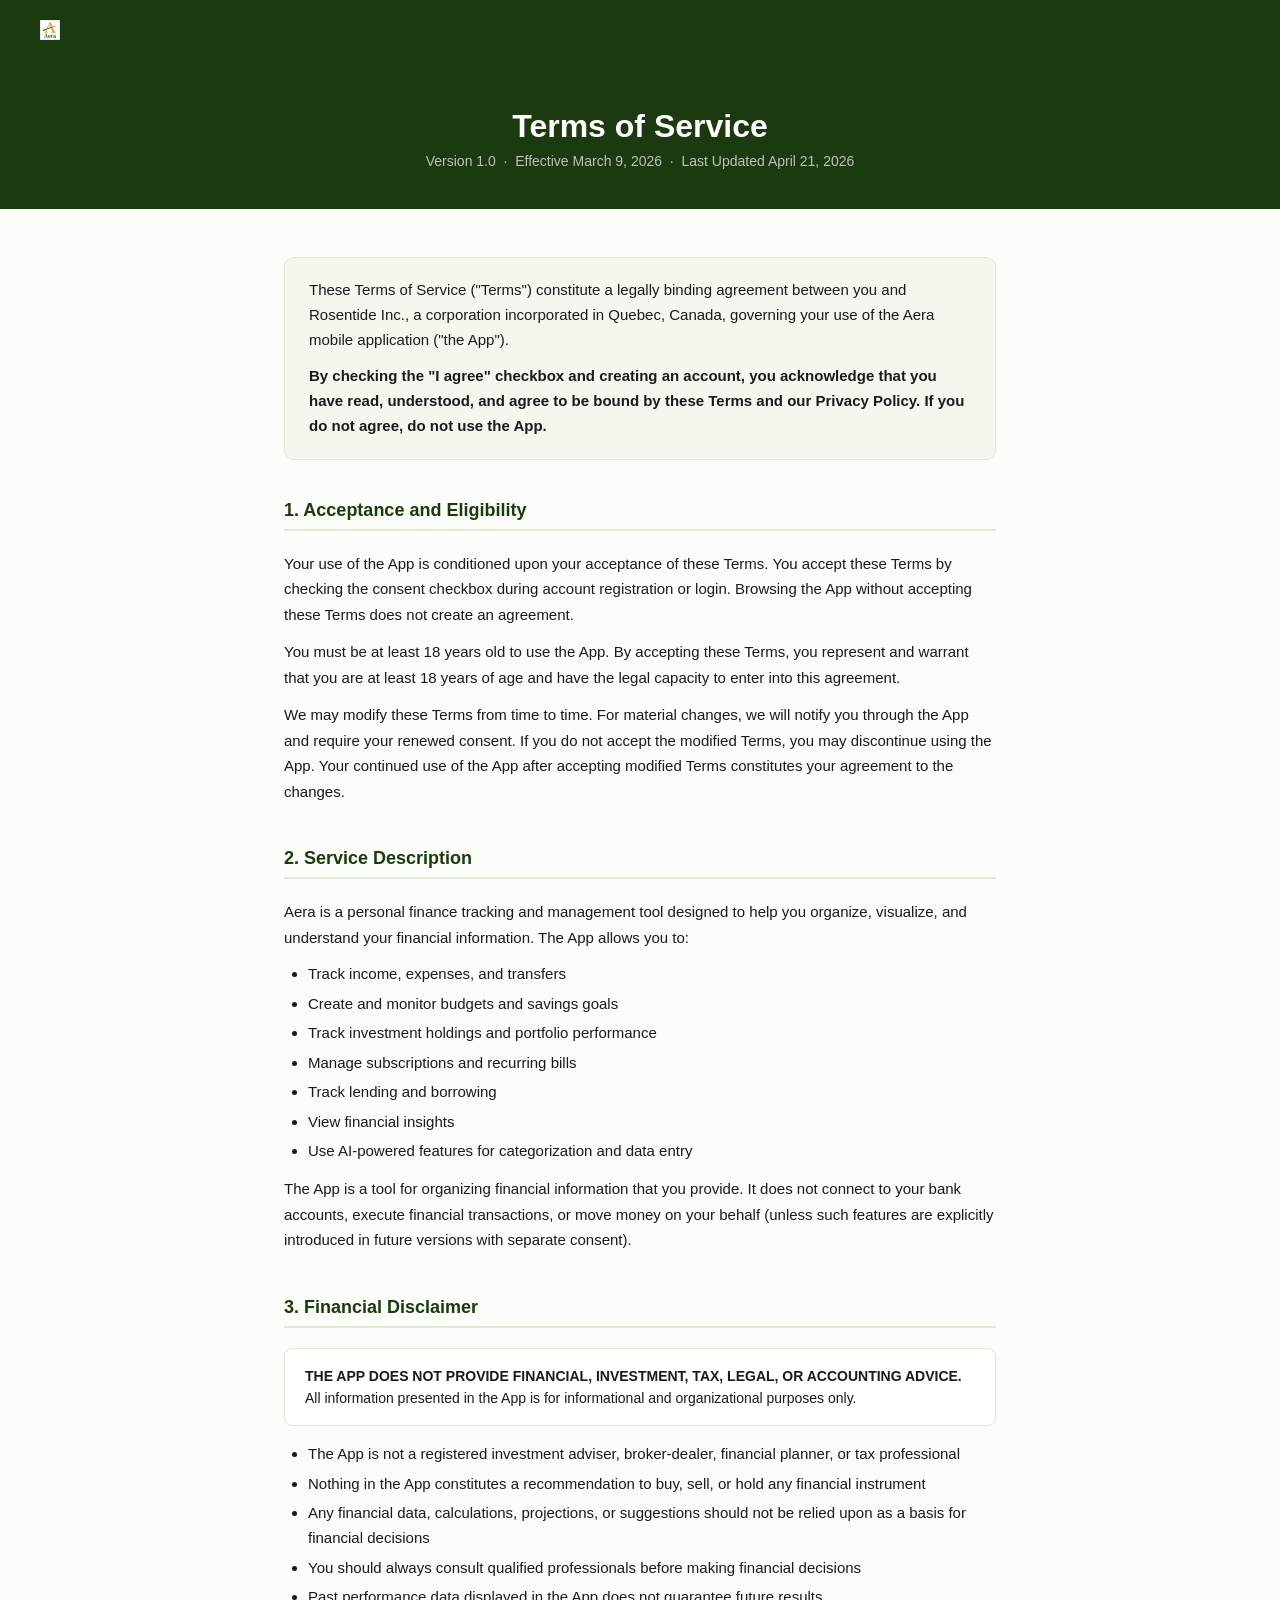
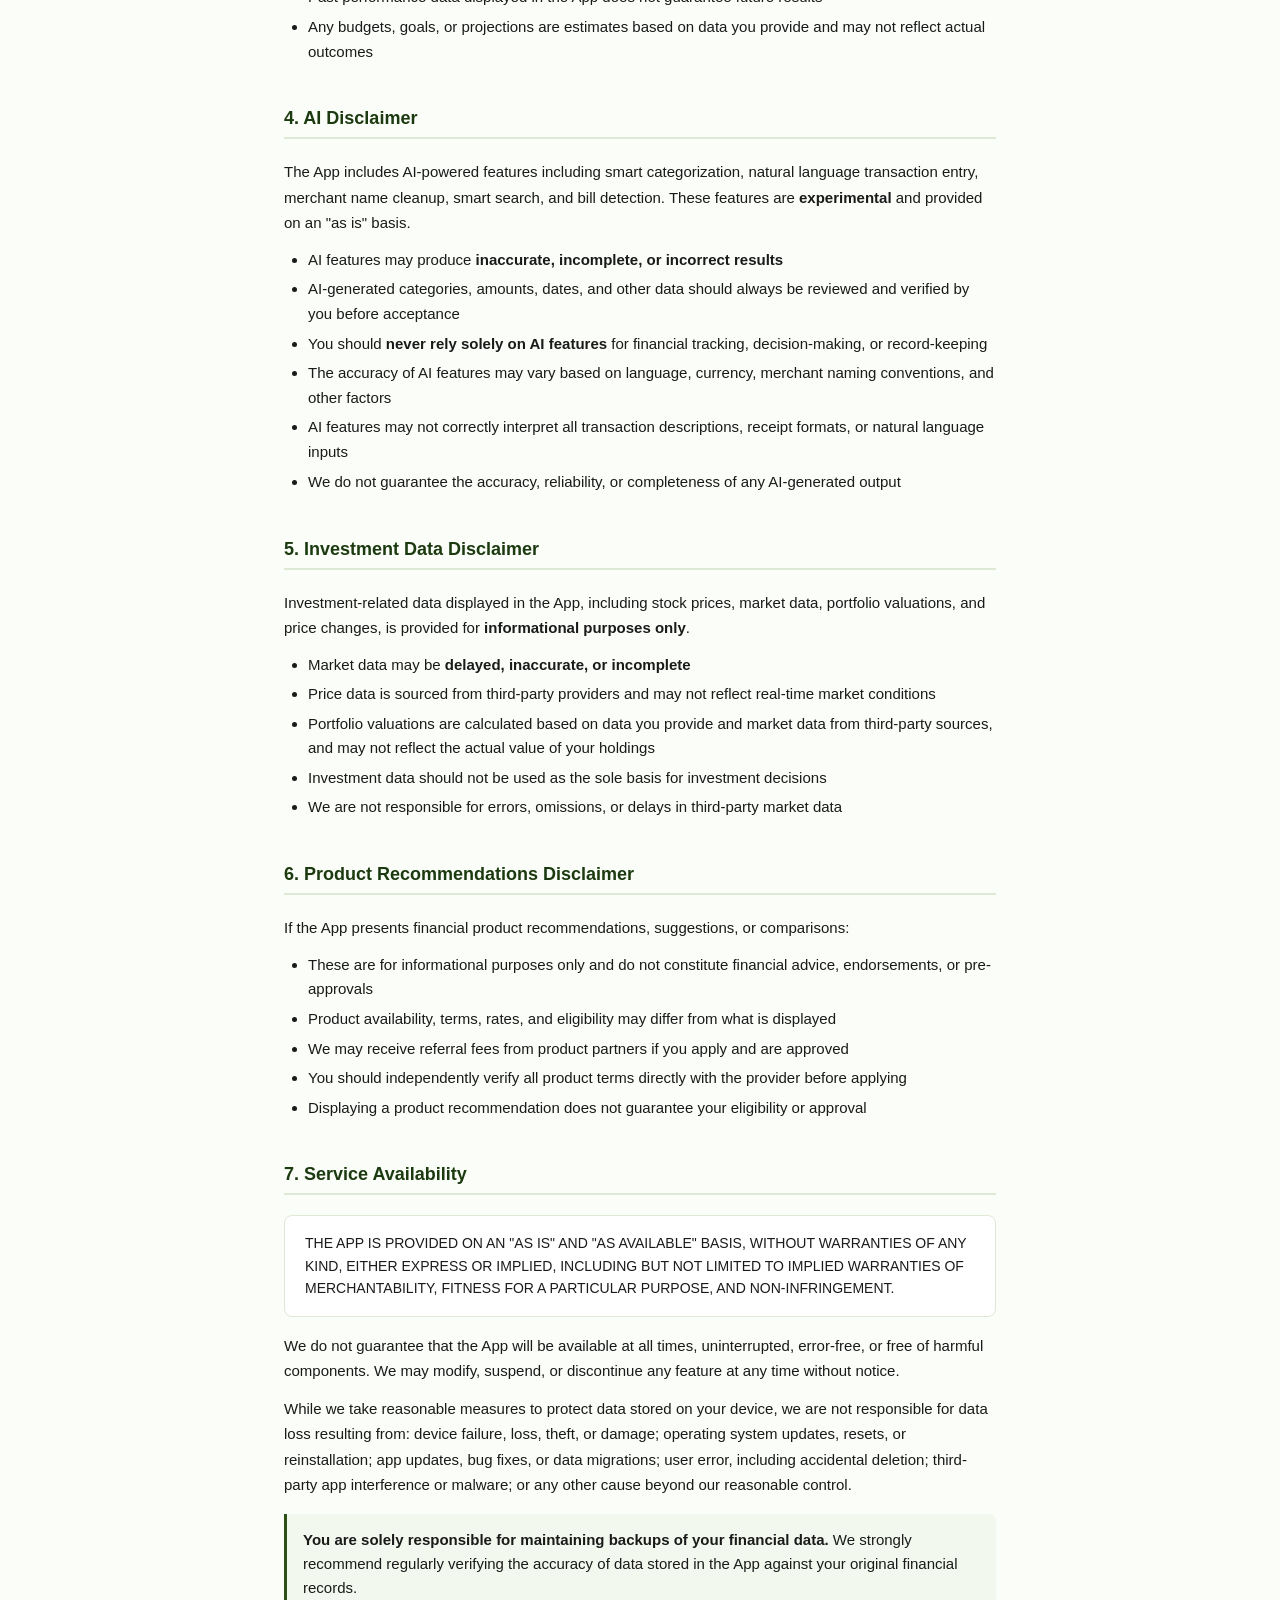
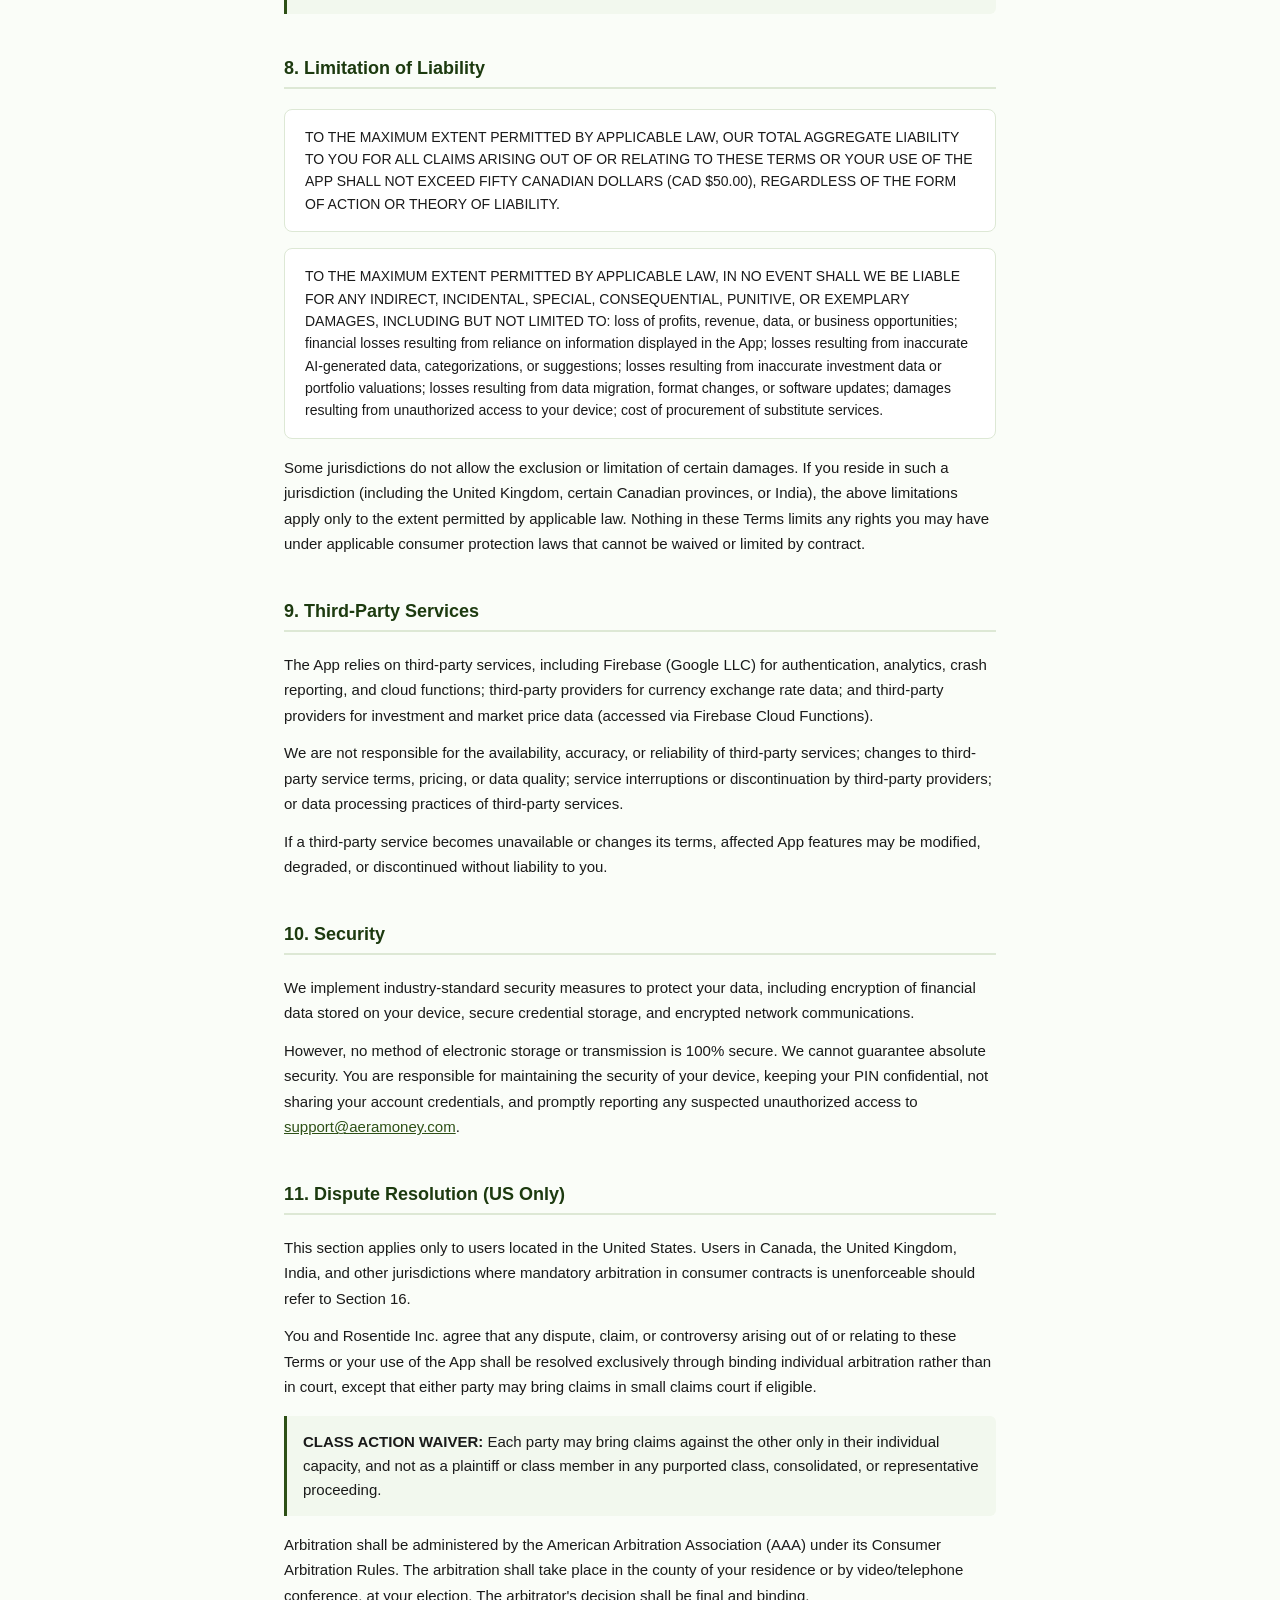
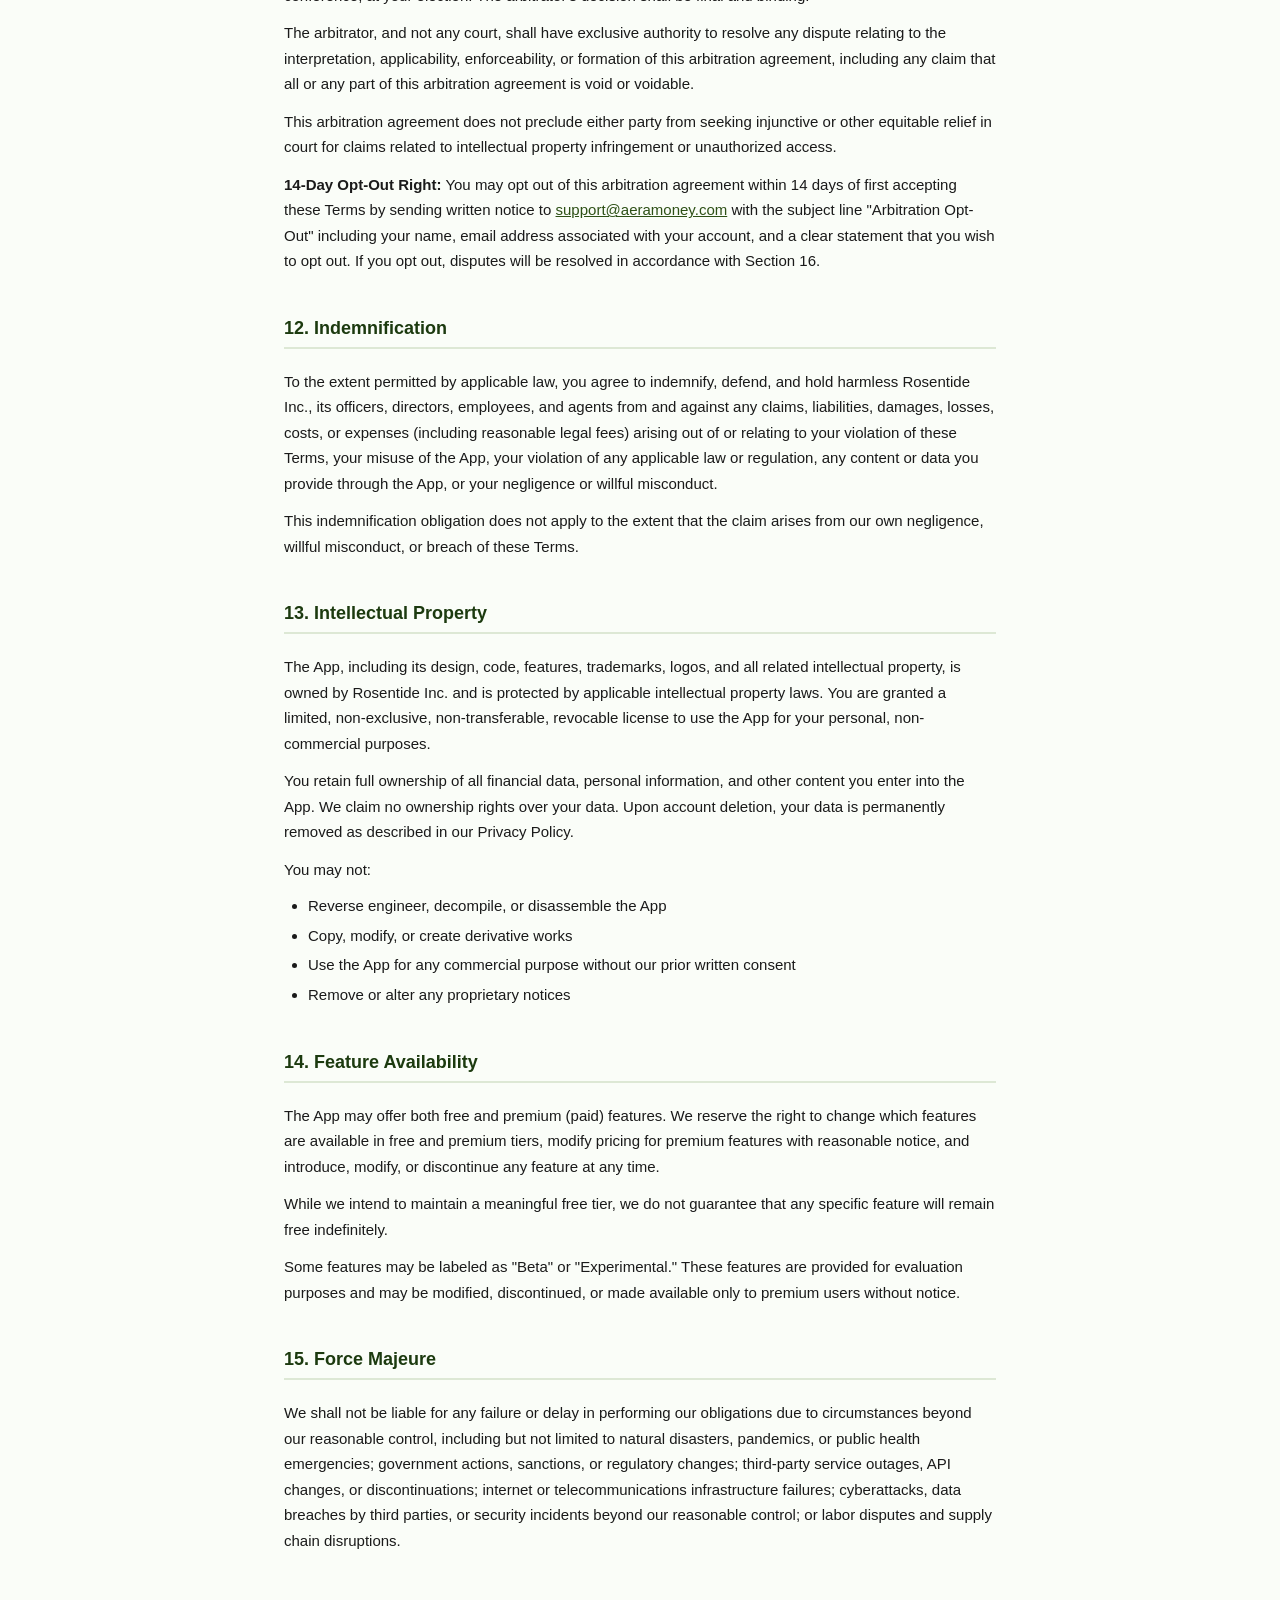
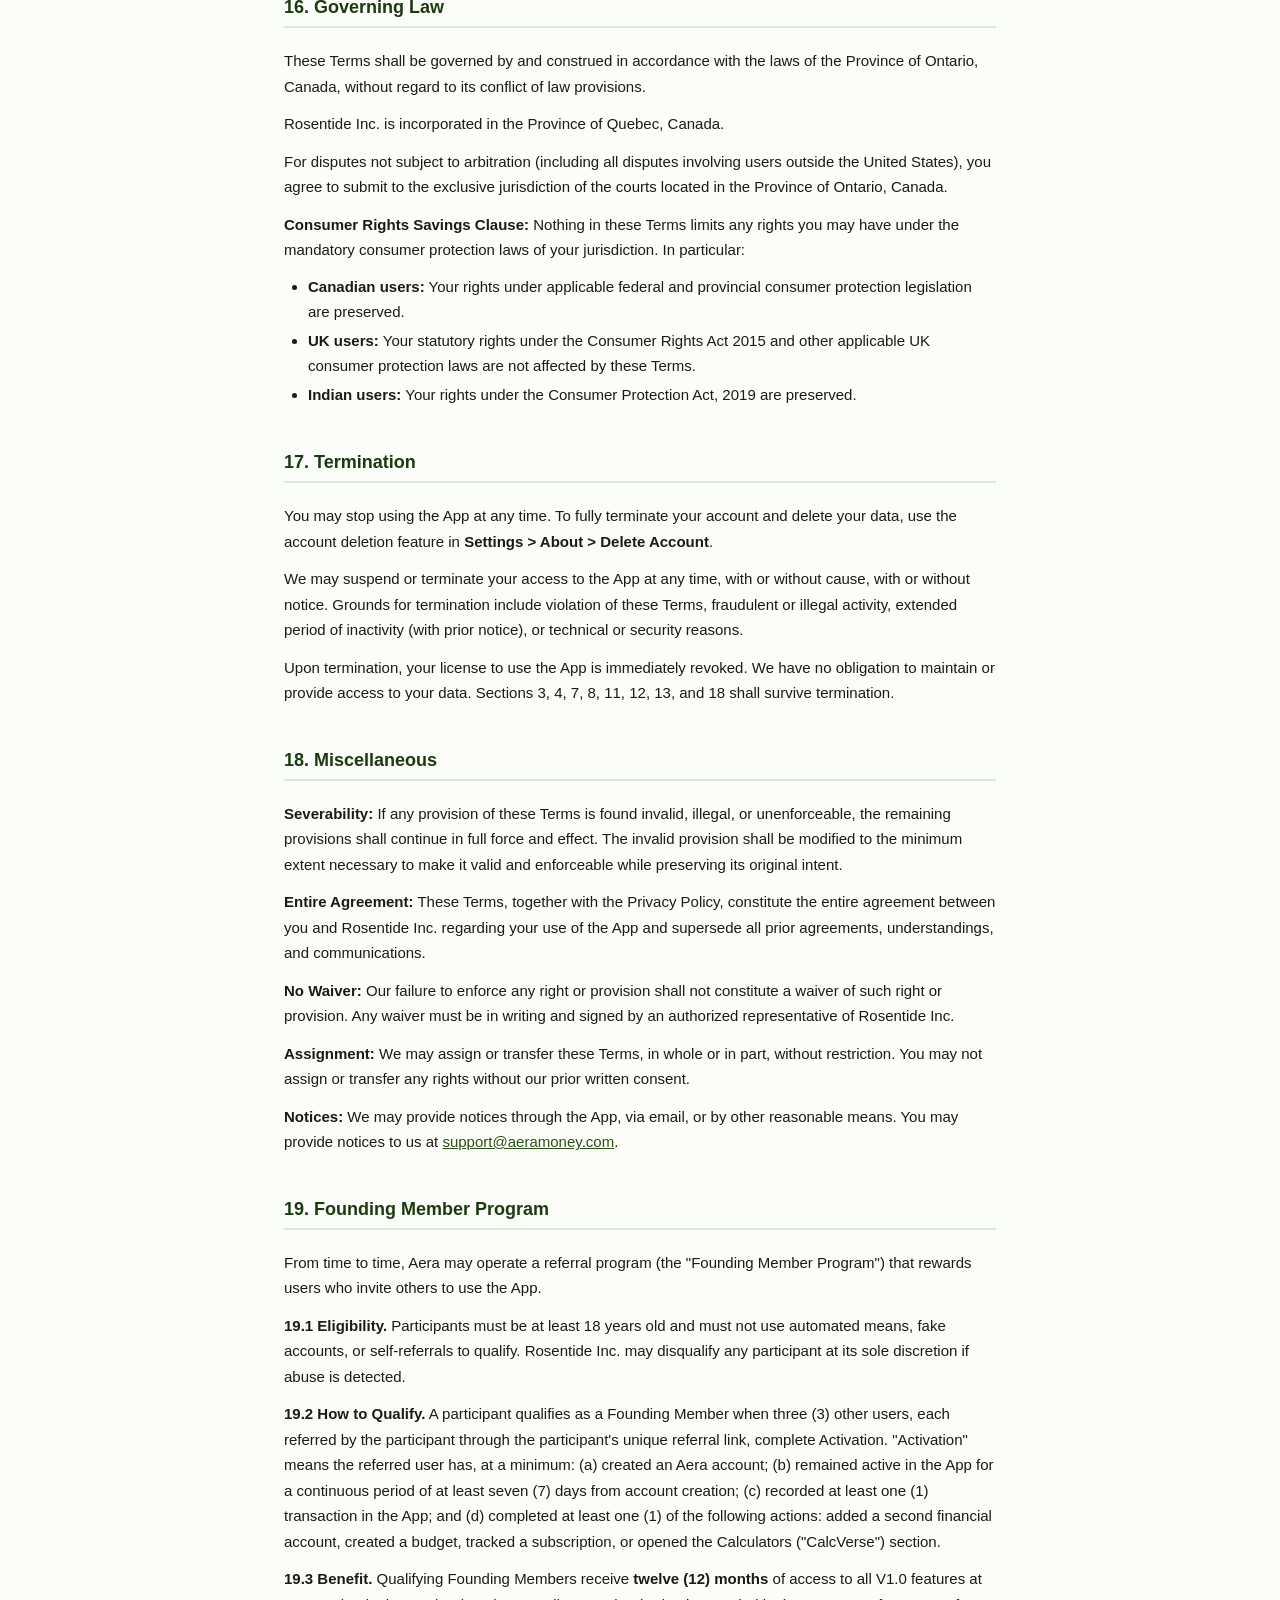
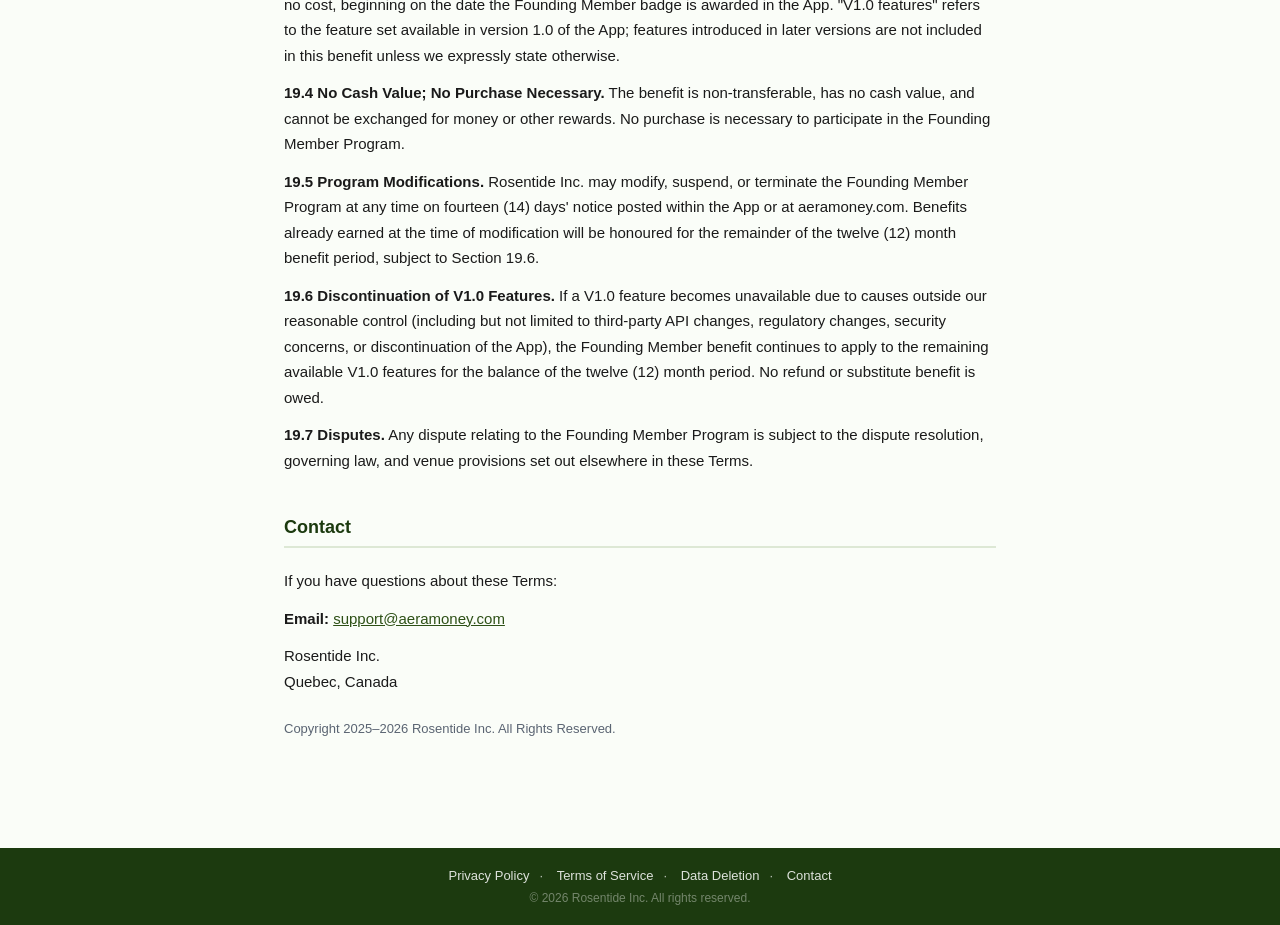
<file: terms/index.html>
<!DOCTYPE html>
<html lang="en">
<head>
  <meta charset="UTF-8" />
  <meta name="viewport" content="width=device-width, initial-scale=1.0" />
  <title>Terms of Service — Aera</title>
  <meta name="description" content="Aera Terms of Service — Version 1.0, effective March 9, 2026." />
  <style>
    *, *::before, *::after { box-sizing: border-box; margin: 0; padding: 0; }

    :root {
      --green-dark:  #1C3A0F;
      --green-brand: #2D5016;
      --green-tint:  #F2F8EE;
      --bg:          #FAFDF8;
      --white:       #FFFFFF;
      --text:        #1A1A1A;
      --text-muted:  #5A6472;
      --border:      #DDE8D5;
    }

    body {
      font-family: -apple-system, BlinkMacSystemFont, "Segoe UI", Roboto, Helvetica, Arial, sans-serif;
      background: var(--bg);
      color: var(--text);
      min-height: 100vh;
      display: flex;
      flex-direction: column;
    }

    nav {
      background: var(--green-dark);
      padding: 0 2rem;
      height: 60px;
      display: flex;
      align-items: center;
    }
    .wordmark {
      font-size: 1.5rem;
      font-weight: 700;
      color: var(--white);
      letter-spacing: -0.02em;
      text-decoration: none;
    }

    .page-header {
      background: var(--green-dark);
      color: var(--white);
      padding: 3rem 2rem 2.5rem;
      text-align: center;
    }
    .page-header h1 { font-size: 2rem; font-weight: 700; margin-bottom: 0.5rem; }
    .page-header .meta { font-size: 0.875rem; opacity: 0.7; }

    main {
      flex: 1;
      max-width: 760px;
      width: 100%;
      margin: 0 auto;
      padding: 3rem 1.5rem 4rem;
    }

    .preamble {
      background: var(--green-tint);
      border: 1px solid var(--border);
      border-radius: 10px;
      padding: 1.25rem 1.5rem;
      margin-bottom: 2.5rem;
      font-size: 0.9375rem;
      line-height: 1.65;
    }
    .preamble strong { display: block; margin-top: 0.75rem; font-weight: 700; }

    section { margin-bottom: 2.75rem; }
    h2.section-title {
      font-size: 1.125rem;
      font-weight: 700;
      color: var(--green-dark);
      border-bottom: 2px solid var(--border);
      padding-bottom: 0.5rem;
      margin-bottom: 1.25rem;
    }
    p {
      font-size: 0.9375rem;
      line-height: 1.7;
      color: var(--text);
      margin-bottom: 0.75rem;
    }
    ul, ol {
      margin: 0.5rem 0 0.75rem 1.5rem;
    }
    li {
      font-size: 0.9375rem;
      line-height: 1.65;
      margin-bottom: 0.3rem;
      color: var(--text);
    }
    strong { font-weight: 700; }

    /* Caps disclaimer boxes */
    .caps-block {
      background: var(--white);
      border: 1.5px solid var(--border);
      border-radius: 8px;
      padding: 1rem 1.25rem;
      font-size: 0.875rem;
      line-height: 1.6;
      color: var(--text);
      margin: 1rem 0;
    }

    .callout {
      background: var(--green-tint);
      border-left: 3px solid var(--green-brand);
      border-radius: 0 6px 6px 0;
      padding: 0.875rem 1rem;
      margin: 1rem 0;
      font-size: 0.9375rem;
      line-height: 1.6;
    }

    a { color: var(--green-brand); }
    a:hover { text-decoration: underline; }

    footer {
      background: var(--green-dark);
      color: rgba(255,255,255,0.7);
      padding: 1.25rem 2rem;
      text-align: center;
      font-size: 0.8125rem;
    }
    footer a { color: rgba(255,255,255,0.85); text-decoration: none; margin: 0 0.625rem; }
    footer a:hover { text-decoration: underline; }
    .footer-links { margin-bottom: 0.5rem; }
    .footer-copy { opacity: 0.55; font-size: 0.75rem; }
  </style>
</head>
<body>

  <nav><a class="wordmark" href="/"><img src="/assets/logo/aera-logo-fg.webp" alt="Aera" style="height:36px;width:auto;border-radius:7px;display:block;" /></a></nav>

  <div class="page-header">
    <h1>Terms of Service</h1>
    <div class="meta">Version 1.0 &nbsp;·&nbsp; Effective March 9, 2026 &nbsp;·&nbsp; Last Updated April 21, 2026</div>
  </div>

  <main>

    <div class="preamble">
      These Terms of Service ("Terms") constitute a legally binding agreement between you and Rosentide Inc., a corporation incorporated in Quebec, Canada, governing your use of the Aera mobile application ("the App").
      <strong>By checking the "I agree" checkbox and creating an account, you acknowledge that you have read, understood, and agree to be bound by these Terms and our Privacy Policy. If you do not agree, do not use the App.</strong>
    </div>

    <!-- 1 -->
    <section>
      <h2 class="section-title">1. Acceptance and Eligibility</h2>
      <p>Your use of the App is conditioned upon your acceptance of these Terms. You accept these Terms by checking the consent checkbox during account registration or login. Browsing the App without accepting these Terms does not create an agreement.</p>
      <p>You must be at least 18 years old to use the App. By accepting these Terms, you represent and warrant that you are at least 18 years of age and have the legal capacity to enter into this agreement.</p>
      <p>We may modify these Terms from time to time. For material changes, we will notify you through the App and require your renewed consent. If you do not accept the modified Terms, you may discontinue using the App. Your continued use of the App after accepting modified Terms constitutes your agreement to the changes.</p>
    </section>

    <!-- 2 -->
    <section>
      <h2 class="section-title">2. Service Description</h2>
      <p>Aera is a personal finance tracking and management tool designed to help you organize, visualize, and understand your financial information. The App allows you to:</p>
      <ul>
        <li>Track income, expenses, and transfers</li>
        <li>Create and monitor budgets and savings goals</li>
        <li>Track investment holdings and portfolio performance</li>
        <li>Manage subscriptions and recurring bills</li>
        <li>Track lending and borrowing</li>
        <li>View financial insights</li>
        <li>Use AI-powered features for categorization and data entry</li>
      </ul>
      <p>The App is a tool for organizing financial information that you provide. It does not connect to your bank accounts, execute financial transactions, or move money on your behalf (unless such features are explicitly introduced in future versions with separate consent).</p>
    </section>

    <!-- 3 -->
    <section>
      <h2 class="section-title">3. Financial Disclaimer</h2>
      <div class="caps-block"><strong>THE APP DOES NOT PROVIDE FINANCIAL, INVESTMENT, TAX, LEGAL, OR ACCOUNTING ADVICE.</strong> All information presented in the App is for informational and organizational purposes only.</div>
      <ul>
        <li>The App is not a registered investment adviser, broker-dealer, financial planner, or tax professional</li>
        <li>Nothing in the App constitutes a recommendation to buy, sell, or hold any financial instrument</li>
        <li>Any financial data, calculations, projections, or suggestions should not be relied upon as a basis for financial decisions</li>
        <li>You should always consult qualified professionals before making financial decisions</li>
        <li>Past performance data displayed in the App does not guarantee future results</li>
        <li>Any budgets, goals, or projections are estimates based on data you provide and may not reflect actual outcomes</li>
      </ul>
    </section>

    <!-- 4 -->
    <section>
      <h2 class="section-title">4. AI Disclaimer</h2>
      <p>The App includes AI-powered features including smart categorization, natural language transaction entry, merchant name cleanup, smart search, and bill detection. These features are <strong>experimental</strong> and provided on an "as is" basis.</p>
      <ul>
        <li>AI features may produce <strong>inaccurate, incomplete, or incorrect results</strong></li>
        <li>AI-generated categories, amounts, dates, and other data should always be reviewed and verified by you before acceptance</li>
        <li>You should <strong>never rely solely on AI features</strong> for financial tracking, decision-making, or record-keeping</li>
        <li>The accuracy of AI features may vary based on language, currency, merchant naming conventions, and other factors</li>
        <li>AI features may not correctly interpret all transaction descriptions, receipt formats, or natural language inputs</li>
        <li>We do not guarantee the accuracy, reliability, or completeness of any AI-generated output</li>
      </ul>
    </section>

    <!-- 5 -->
    <section>
      <h2 class="section-title">5. Investment Data Disclaimer</h2>
      <p>Investment-related data displayed in the App, including stock prices, market data, portfolio valuations, and price changes, is provided for <strong>informational purposes only</strong>.</p>
      <ul>
        <li>Market data may be <strong>delayed, inaccurate, or incomplete</strong></li>
        <li>Price data is sourced from third-party providers and may not reflect real-time market conditions</li>
        <li>Portfolio valuations are calculated based on data you provide and market data from third-party sources, and may not reflect the actual value of your holdings</li>
        <li>Investment data should not be used as the sole basis for investment decisions</li>
        <li>We are not responsible for errors, omissions, or delays in third-party market data</li>
      </ul>
    </section>

    <!-- 6 -->
    <section>
      <h2 class="section-title">6. Product Recommendations Disclaimer</h2>
      <p>If the App presents financial product recommendations, suggestions, or comparisons:</p>
      <ul>
        <li>These are for informational purposes only and do not constitute financial advice, endorsements, or pre-approvals</li>
        <li>Product availability, terms, rates, and eligibility may differ from what is displayed</li>
        <li>We may receive referral fees from product partners if you apply and are approved</li>
        <li>You should independently verify all product terms directly with the provider before applying</li>
        <li>Displaying a product recommendation does not guarantee your eligibility or approval</li>
      </ul>
    </section>

    <!-- 7 -->
    <section>
      <h2 class="section-title">7. Service Availability</h2>
      <div class="caps-block">THE APP IS PROVIDED ON AN "AS IS" AND "AS AVAILABLE" BASIS, WITHOUT WARRANTIES OF ANY KIND, EITHER EXPRESS OR IMPLIED, INCLUDING BUT NOT LIMITED TO IMPLIED WARRANTIES OF MERCHANTABILITY, FITNESS FOR A PARTICULAR PURPOSE, AND NON-INFRINGEMENT.</div>
      <p>We do not guarantee that the App will be available at all times, uninterrupted, error-free, or free of harmful components. We may modify, suspend, or discontinue any feature at any time without notice.</p>
      <p>While we take reasonable measures to protect data stored on your device, we are not responsible for data loss resulting from: device failure, loss, theft, or damage; operating system updates, resets, or reinstallation; app updates, bug fixes, or data migrations; user error, including accidental deletion; third-party app interference or malware; or any other cause beyond our reasonable control.</p>
      <div class="callout"><strong>You are solely responsible for maintaining backups of your financial data.</strong> We strongly recommend regularly verifying the accuracy of data stored in the App against your original financial records.</div>
    </section>

    <!-- 8 -->
    <section>
      <h2 class="section-title">8. Limitation of Liability</h2>
      <div class="caps-block">TO THE MAXIMUM EXTENT PERMITTED BY APPLICABLE LAW, OUR TOTAL AGGREGATE LIABILITY TO YOU FOR ALL CLAIMS ARISING OUT OF OR RELATING TO THESE TERMS OR YOUR USE OF THE APP SHALL NOT EXCEED FIFTY CANADIAN DOLLARS (CAD $50.00), REGARDLESS OF THE FORM OF ACTION OR THEORY OF LIABILITY.</div>
      <div class="caps-block">TO THE MAXIMUM EXTENT PERMITTED BY APPLICABLE LAW, IN NO EVENT SHALL WE BE LIABLE FOR ANY INDIRECT, INCIDENTAL, SPECIAL, CONSEQUENTIAL, PUNITIVE, OR EXEMPLARY DAMAGES, INCLUDING BUT NOT LIMITED TO: loss of profits, revenue, data, or business opportunities; financial losses resulting from reliance on information displayed in the App; losses resulting from inaccurate AI-generated data, categorizations, or suggestions; losses resulting from inaccurate investment data or portfolio valuations; losses resulting from data migration, format changes, or software updates; damages resulting from unauthorized access to your device; cost of procurement of substitute services.</div>
      <p>Some jurisdictions do not allow the exclusion or limitation of certain damages. If you reside in such a jurisdiction (including the United Kingdom, certain Canadian provinces, or India), the above limitations apply only to the extent permitted by applicable law. Nothing in these Terms limits any rights you may have under applicable consumer protection laws that cannot be waived or limited by contract.</p>
    </section>

    <!-- 9 -->
    <section>
      <h2 class="section-title">9. Third-Party Services</h2>
      <p>The App relies on third-party services, including Firebase (Google LLC) for authentication, analytics, crash reporting, and cloud functions; third-party providers for currency exchange rate data; and third-party providers for investment and market price data (accessed via Firebase Cloud Functions).</p>
      <p>We are not responsible for the availability, accuracy, or reliability of third-party services; changes to third-party service terms, pricing, or data quality; service interruptions or discontinuation by third-party providers; or data processing practices of third-party services.</p>
      <p>If a third-party service becomes unavailable or changes its terms, affected App features may be modified, degraded, or discontinued without liability to you.</p>
    </section>

    <!-- 10 -->
    <section>
      <h2 class="section-title">10. Security</h2>
      <p>We implement industry-standard security measures to protect your data, including encryption of financial data stored on your device, secure credential storage, and encrypted network communications.</p>
      <p>However, no method of electronic storage or transmission is 100% secure. We cannot guarantee absolute security. You are responsible for maintaining the security of your device, keeping your PIN confidential, not sharing your account credentials, and promptly reporting any suspected unauthorized access to <a href="mailto:support@aeramoney.com">support@aeramoney.com</a>.</p>
    </section>

    <!-- 11 -->
    <section>
      <h2 class="section-title">11. Dispute Resolution (US Only)</h2>
      <p>This section applies only to users located in the United States. Users in Canada, the United Kingdom, India, and other jurisdictions where mandatory arbitration in consumer contracts is unenforceable should refer to Section 16.</p>
      <p>You and Rosentide Inc. agree that any dispute, claim, or controversy arising out of or relating to these Terms or your use of the App shall be resolved exclusively through binding individual arbitration rather than in court, except that either party may bring claims in small claims court if eligible.</p>
      <div class="callout"><strong>CLASS ACTION WAIVER:</strong> Each party may bring claims against the other only in their individual capacity, and not as a plaintiff or class member in any purported class, consolidated, or representative proceeding.</div>
      <p>Arbitration shall be administered by the American Arbitration Association (AAA) under its Consumer Arbitration Rules. The arbitration shall take place in the county of your residence or by video/telephone conference, at your election. The arbitrator's decision shall be final and binding.</p>
      <p>The arbitrator, and not any court, shall have exclusive authority to resolve any dispute relating to the interpretation, applicability, enforceability, or formation of this arbitration agreement, including any claim that all or any part of this arbitration agreement is void or voidable.</p>
      <p>This arbitration agreement does not preclude either party from seeking injunctive or other equitable relief in court for claims related to intellectual property infringement or unauthorized access.</p>
      <p><strong>14-Day Opt-Out Right:</strong> You may opt out of this arbitration agreement within 14 days of first accepting these Terms by sending written notice to <a href="mailto:support@aeramoney.com">support@aeramoney.com</a> with the subject line "Arbitration Opt-Out" including your name, email address associated with your account, and a clear statement that you wish to opt out. If you opt out, disputes will be resolved in accordance with Section 16.</p>
    </section>

    <!-- 12 -->
    <section>
      <h2 class="section-title">12. Indemnification</h2>
      <p>To the extent permitted by applicable law, you agree to indemnify, defend, and hold harmless Rosentide Inc., its officers, directors, employees, and agents from and against any claims, liabilities, damages, losses, costs, or expenses (including reasonable legal fees) arising out of or relating to your violation of these Terms, your misuse of the App, your violation of any applicable law or regulation, any content or data you provide through the App, or your negligence or willful misconduct.</p>
      <p>This indemnification obligation does not apply to the extent that the claim arises from our own negligence, willful misconduct, or breach of these Terms.</p>
    </section>

    <!-- 13 -->
    <section>
      <h2 class="section-title">13. Intellectual Property</h2>
      <p>The App, including its design, code, features, trademarks, logos, and all related intellectual property, is owned by Rosentide Inc. and is protected by applicable intellectual property laws. You are granted a limited, non-exclusive, non-transferable, revocable license to use the App for your personal, non-commercial purposes.</p>
      <p>You retain full ownership of all financial data, personal information, and other content you enter into the App. We claim no ownership rights over your data. Upon account deletion, your data is permanently removed as described in our Privacy Policy.</p>
      <p>You may not:</p>
      <ul>
        <li>Reverse engineer, decompile, or disassemble the App</li>
        <li>Copy, modify, or create derivative works</li>
        <li>Use the App for any commercial purpose without our prior written consent</li>
        <li>Remove or alter any proprietary notices</li>
      </ul>
    </section>

    <!-- 14 -->
    <section>
      <h2 class="section-title">14. Feature Availability</h2>
      <p>The App may offer both free and premium (paid) features. We reserve the right to change which features are available in free and premium tiers, modify pricing for premium features with reasonable notice, and introduce, modify, or discontinue any feature at any time.</p>
      <p>While we intend to maintain a meaningful free tier, we do not guarantee that any specific feature will remain free indefinitely.</p>
      <p>Some features may be labeled as "Beta" or "Experimental." These features are provided for evaluation purposes and may be modified, discontinued, or made available only to premium users without notice.</p>
    </section>

    <!-- 15 -->
    <section>
      <h2 class="section-title">15. Force Majeure</h2>
      <p>We shall not be liable for any failure or delay in performing our obligations due to circumstances beyond our reasonable control, including but not limited to natural disasters, pandemics, or public health emergencies; government actions, sanctions, or regulatory changes; third-party service outages, API changes, or discontinuations; internet or telecommunications infrastructure failures; cyberattacks, data breaches by third parties, or security incidents beyond our reasonable control; or labor disputes and supply chain disruptions.</p>
    </section>

    <!-- 16 -->
    <section>
      <h2 class="section-title">16. Governing Law</h2>
      <p>These Terms shall be governed by and construed in accordance with the laws of the Province of Ontario, Canada, without regard to its conflict of law provisions.</p>
      <p>Rosentide Inc. is incorporated in the Province of Quebec, Canada.</p>
      <p>For disputes not subject to arbitration (including all disputes involving users outside the United States), you agree to submit to the exclusive jurisdiction of the courts located in the Province of Ontario, Canada.</p>
      <p><strong>Consumer Rights Savings Clause:</strong> Nothing in these Terms limits any rights you may have under the mandatory consumer protection laws of your jurisdiction. In particular:</p>
      <ul>
        <li><strong>Canadian users:</strong> Your rights under applicable federal and provincial consumer protection legislation are preserved.</li>
        <li><strong>UK users:</strong> Your statutory rights under the Consumer Rights Act 2015 and other applicable UK consumer protection laws are not affected by these Terms.</li>
        <li><strong>Indian users:</strong> Your rights under the Consumer Protection Act, 2019 are preserved.</li>
      </ul>
    </section>

    <!-- 17 -->
    <section>
      <h2 class="section-title">17. Termination</h2>
      <p>You may stop using the App at any time. To fully terminate your account and delete your data, use the account deletion feature in <strong>Settings &gt; About &gt; Delete Account</strong>.</p>
      <p>We may suspend or terminate your access to the App at any time, with or without cause, with or without notice. Grounds for termination include violation of these Terms, fraudulent or illegal activity, extended period of inactivity (with prior notice), or technical or security reasons.</p>
      <p>Upon termination, your license to use the App is immediately revoked. We have no obligation to maintain or provide access to your data. Sections 3, 4, 7, 8, 11, 12, 13, and 18 shall survive termination.</p>
    </section>

    <!-- 18 -->
    <section>
      <h2 class="section-title">18. Miscellaneous</h2>
      <p><strong>Severability:</strong> If any provision of these Terms is found invalid, illegal, or unenforceable, the remaining provisions shall continue in full force and effect. The invalid provision shall be modified to the minimum extent necessary to make it valid and enforceable while preserving its original intent.</p>
      <p><strong>Entire Agreement:</strong> These Terms, together with the Privacy Policy, constitute the entire agreement between you and Rosentide Inc. regarding your use of the App and supersede all prior agreements, understandings, and communications.</p>
      <p><strong>No Waiver:</strong> Our failure to enforce any right or provision shall not constitute a waiver of such right or provision. Any waiver must be in writing and signed by an authorized representative of Rosentide Inc.</p>
      <p><strong>Assignment:</strong> We may assign or transfer these Terms, in whole or in part, without restriction. You may not assign or transfer any rights without our prior written consent.</p>
      <p><strong>Notices:</strong> We may provide notices through the App, via email, or by other reasonable means. You may provide notices to us at <a href="mailto:support@aeramoney.com">support@aeramoney.com</a>.</p>
    </section>

    <!-- 19 -->
    <section>
      <h2 class="section-title">19. Founding Member Program</h2>
      <p>From time to time, Aera may operate a referral program (the "Founding Member Program") that rewards users who invite others to use the App.</p>
      <p><strong>19.1 Eligibility.</strong> Participants must be at least 18 years old and must not use automated means, fake accounts, or self-referrals to qualify. Rosentide Inc. may disqualify any participant at its sole discretion if abuse is detected.</p>
      <p><strong>19.2 How to Qualify.</strong> A participant qualifies as a Founding Member when three (3) other users, each referred by the participant through the participant's unique referral link, complete Activation. "Activation" means the referred user has, at a minimum: (a) created an Aera account; (b) remained active in the App for a continuous period of at least seven (7) days from account creation; (c) recorded at least one (1) transaction in the App; and (d) completed at least one (1) of the following actions: added a second financial account, created a budget, tracked a subscription, or opened the Calculators ("CalcVerse") section.</p>
      <p><strong>19.3 Benefit.</strong> Qualifying Founding Members receive <strong>twelve (12) months</strong> of access to all V1.0 features at no cost, beginning on the date the Founding Member badge is awarded in the App. "V1.0 features" refers to the feature set available in version 1.0 of the App; features introduced in later versions are not included in this benefit unless we expressly state otherwise.</p>
      <p><strong>19.4 No Cash Value; No Purchase Necessary.</strong> The benefit is non-transferable, has no cash value, and cannot be exchanged for money or other rewards. No purchase is necessary to participate in the Founding Member Program.</p>
      <p><strong>19.5 Program Modifications.</strong> Rosentide Inc. may modify, suspend, or terminate the Founding Member Program at any time on fourteen (14) days' notice posted within the App or at aeramoney.com. Benefits already earned at the time of modification will be honoured for the remainder of the twelve (12) month benefit period, subject to Section 19.6.</p>
      <p><strong>19.6 Discontinuation of V1.0 Features.</strong> If a V1.0 feature becomes unavailable due to causes outside our reasonable control (including but not limited to third-party API changes, regulatory changes, security concerns, or discontinuation of the App), the Founding Member benefit continues to apply to the remaining available V1.0 features for the balance of the twelve (12) month period. No refund or substitute benefit is owed.</p>
      <p><strong>19.7 Disputes.</strong> Any dispute relating to the Founding Member Program is subject to the dispute resolution, governing law, and venue provisions set out elsewhere in these Terms.</p>
    </section>

    <!-- Contact -->
    <section>
      <h2 class="section-title">Contact</h2>
      <p>If you have questions about these Terms:</p>
      <p><strong>Email:</strong> <a href="mailto:support@aeramoney.com">support@aeramoney.com</a></p>
      <p>Rosentide Inc.<br>Quebec, Canada</p>
      <p style="margin-top:1.5rem; font-size:0.8125rem; color:var(--text-muted);">Copyright 2025–2026 Rosentide Inc. All Rights Reserved.</p>
    </section>

  </main>

  <footer>
    <div class="footer-links">
      <a href="/privacy/">Privacy Policy</a>·
      <a href="/terms/">Terms of Service</a>·
      <a href="/delete/">Data Deletion</a>·
      <a href="mailto:support@aeramoney.com">Contact</a>
    </div>
    <div class="footer-copy">&copy; 2026 Rosentide Inc. All rights reserved.</div>
  </footer>

</body>
</html>
</file>
